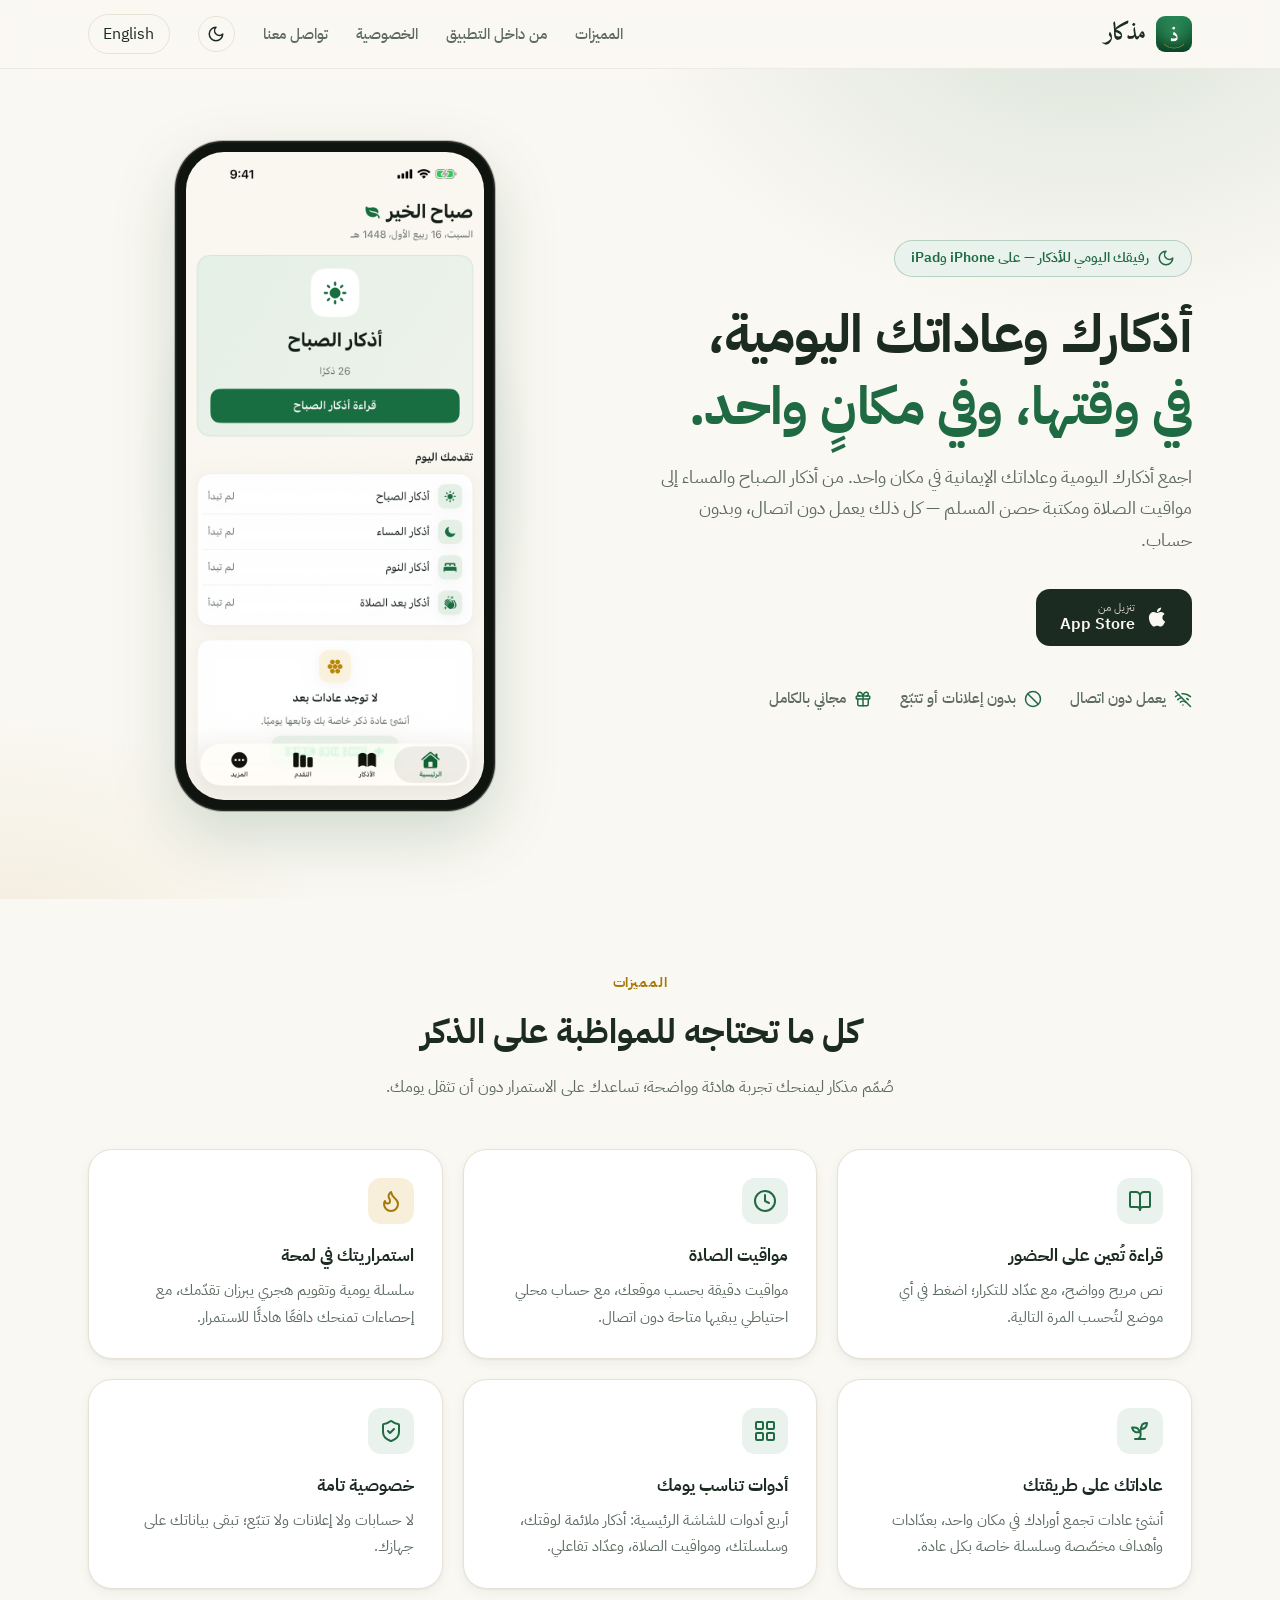
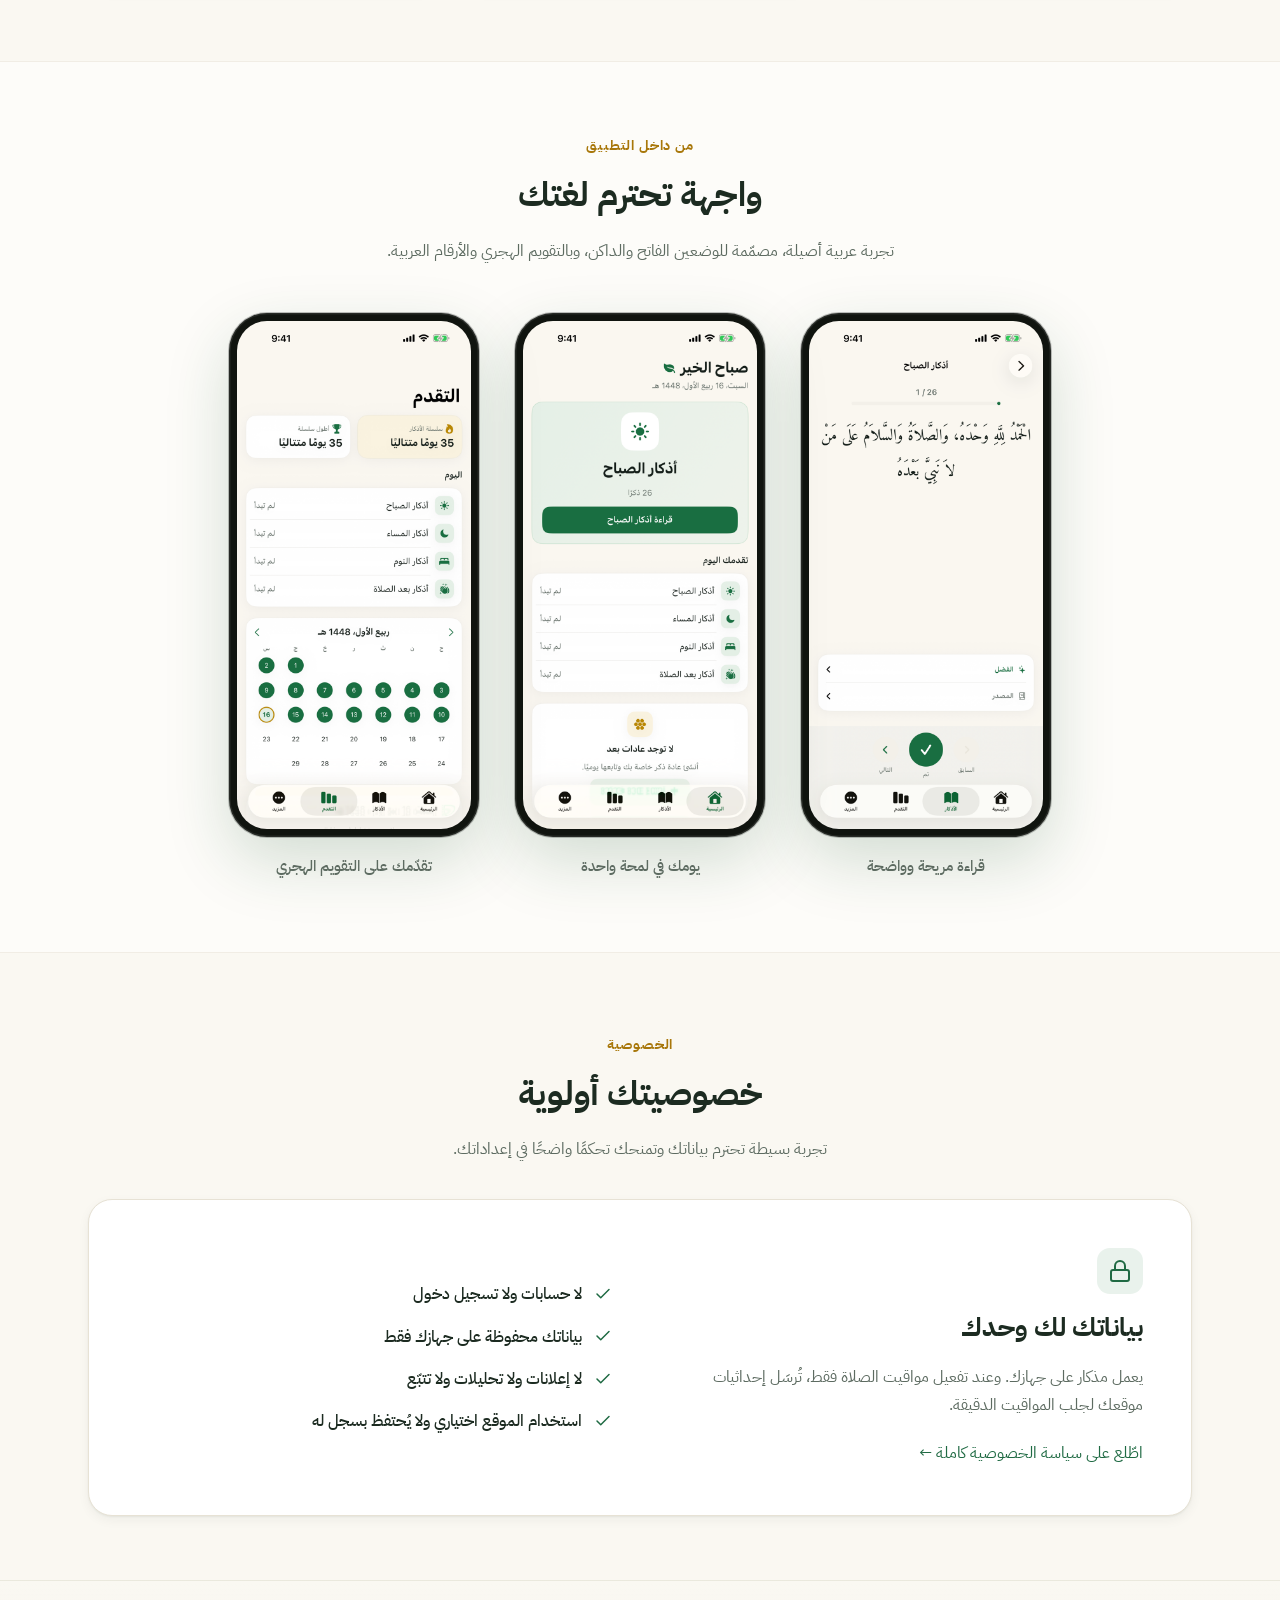
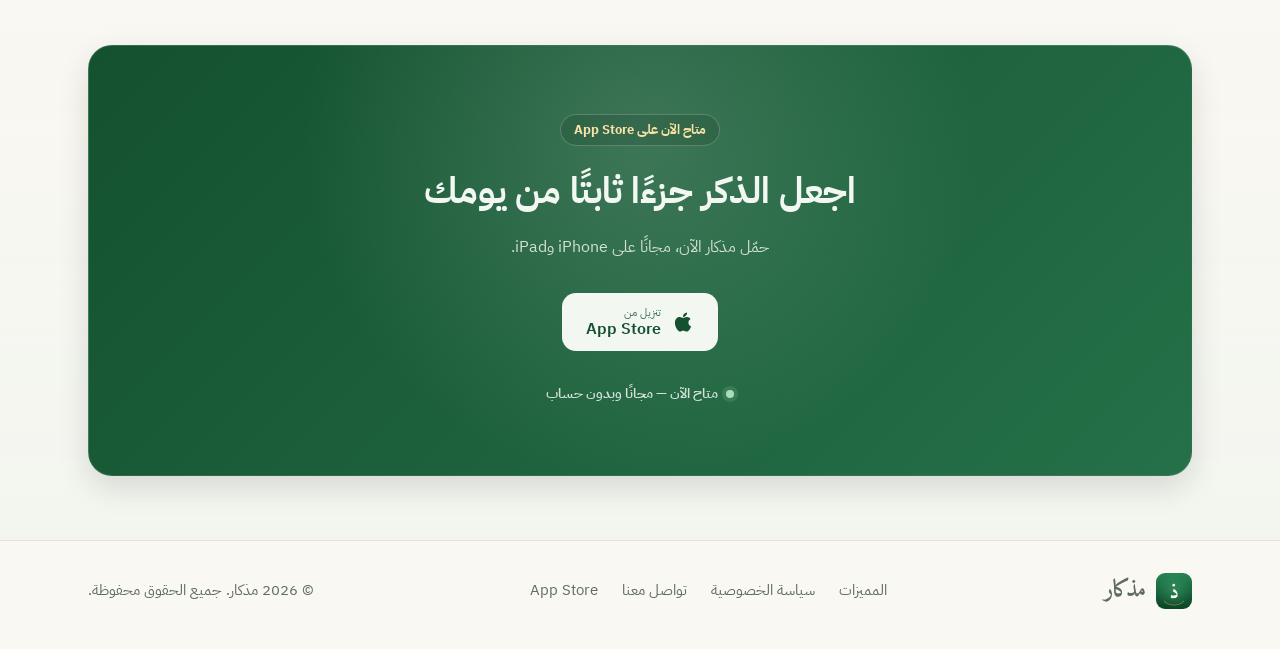
<file: index.html>
<!DOCTYPE html>
<html lang="ar" dir="rtl">
<head>
<meta charset="utf-8">
<meta name="viewport" content="width=device-width, initial-scale=1">
<title>مذكار — أذكارك وعاداتك اليومية</title>
<meta name="description" content="مذكار تطبيق للأذكار والعادات اليومية على iPhone وiPad: أذكار مختارة، ومكتبة حصن المسلم، ومواقيت الصلاة، وعادات تعينك على الاستمرار. يعمل دون اتصال وبدون حساب.">
<meta name="theme-color" content="#FAF8F2">
<meta property="og:title" content="مذكار — أذكارك وعاداتك اليومية">
<meta property="og:description" content="رفيقك اليومي لأذكارك وعاداتك الإيمانية — دون اتصال، وبدون حساب أو تتبّع.">
<meta property="og:image" content="https://mithkar.ibtihal.dev/assets/icon.png">
<meta property="og:locale" content="ar">
<meta property="og:type" content="website">
<link rel="canonical" href="https://mithkar.ibtihal.dev/">
<link rel="icon" href="assets/icon.png">
<link rel="preconnect" href="https://fonts.googleapis.com">
<link rel="preconnect" href="https://fonts.gstatic.com" crossorigin>
<link href="https://fonts.googleapis.com/css2?family=IBM+Plex+Sans+Arabic:wght@400;500;600;700&family=Amiri:wght@700&display=swap" rel="stylesheet">
<script>
(function(){try{var t=localStorage.getItem("mithkar-theme");if(t)document.documentElement.dataset.theme=t}catch(e){}})();
/* App screenshots follow the effective theme: with a manual override the
   dark <source> media is forced on ("all") or off ("not all"); without one it
   falls back to the OS preference. */
function applyShotTheme(){var t=document.documentElement.dataset.theme;document.querySelectorAll("picture source").forEach(function(s){s.media=t?(t==="dark"?"all":"not all"):"(prefers-color-scheme: dark)"})}
function toggleTheme(){var r=document.documentElement,d=r.dataset.theme?r.dataset.theme==="dark":matchMedia("(prefers-color-scheme: dark)").matches,n=d?"light":"dark";r.dataset.theme=n;try{localStorage.setItem("mithkar-theme",n)}catch(e){}applyShotTheme()}
document.addEventListener("DOMContentLoaded",applyShotTheme);
</script>
<link rel="stylesheet" href="styles.css?v=20260902.3">
<script defer src="nav.js?v=1"></script>
</head>
<body>

<a class="skip-link" href="#main-content">انتقل إلى المحتوى الرئيسي</a>

<header class="site-header has-drawer">
  <div class="wrap">
    <a class="brand" href="index.html" aria-label="مذكار — الرئيسية">
      <img src="assets/icon.png" alt="أيقونة مذكار">
      <span class="name">مذكار</span>
    </a>
    <div class="header-right">
      <nav class="nav" id="site-nav">
        <button class="nav-close" type="button" aria-label="إغلاق القائمة"><svg class="icon" aria-hidden="true" viewBox="0 0 24 24"><path d="M18 6 6 18"/><path d="m6 6 12 12"/></svg></button>
        <a href="#features" class="hide-mobile">المميزات</a>
        <a href="#screens" class="hide-mobile">من داخل التطبيق</a>
        <a href="privacy.html">الخصوصية</a>
        <a href="contact.html">تواصل معنا</a>
        <a href="en.html" class="lang-drawer">English</a>
      </nav>
      <div class="header-actions">
        <button class="theme-toggle" type="button" onclick="toggleTheme()" aria-label="تبديل المظهر" title="تبديل المظهر"><svg class="icon icon-sm icon-sun" aria-hidden="true" viewBox="0 0 24 24"><circle cx="12" cy="12" r="4"/><path d="M12 2v2"/><path d="M12 20v2"/><path d="m4.93 4.93 1.41 1.41"/><path d="m17.66 17.66 1.41 1.41"/><path d="M2 12h2"/><path d="M20 12h2"/><path d="m6.34 17.66-1.41 1.41"/><path d="m19.07 4.93-1.41 1.41"/></svg><svg class="icon icon-sm icon-moon" aria-hidden="true" viewBox="0 0 24 24"><path d="M12 3a6 6 0 0 0 9 9 9 9 0 1 1-9-9Z"/></svg></button>
        <a href="en.html" class="lang">English</a>
        <button class="nav-toggle" type="button" aria-label="القائمة" aria-expanded="false" aria-controls="site-nav"><svg class="icon" aria-hidden="true" viewBox="0 0 24 24"><path d="M4 6h16"/><path d="M4 12h16"/><path d="M4 18h16"/></svg></button>
      </div>
    </div>
  </div>
  <div class="nav-scrim" hidden></div>
</header>

<main id="main-content">
<section class="hero">
  <div class="wrap">
    <div>
      <span class="eyebrow-pill">
        <svg class="icon icon-sm" viewBox="0 0 24 24"><path d="M12 3a6 6 0 0 0 9 9 9 9 0 1 1-9-9Z"/></svg>
        رفيقك اليومي للأذكار — على iPhone وiPad
      </span>
      <h1>أذكارك وعاداتك اليومية،<br><span class="accent">في وقتها، وفي مكانٍ واحد.</span></h1>
      <p class="lede">اجمع أذكارك اليومية وعاداتك الإيمانية في مكان واحد. من أذكار الصباح والمساء إلى مواقيت الصلاة ومكتبة حصن المسلم — كل ذلك يعمل دون اتصال، وبدون حساب.</p>
      <div class="cta-row">
        <a class="btn-store" href="https://apps.apple.com/sa/app/mithkar-daily-adhkar/id6806499983" target="_blank" rel="noopener" aria-label="تنزيل مذكار من App Store">
          <svg viewBox="0 0 384 512" aria-hidden="true"><path d="M318.7 268.7c-.2-36.7 16.4-64.4 50-84.8-18.8-26.9-47.2-41.7-84.7-44.6-35.5-2.7-74.3 20.7-88.5 20.7-15 0-49.4-19.7-76.4-19.7C63.3 141.2 4 184.8 4 273.5q0 39.3 14.4 81.2c12.8 36.7 59 126.7 107.2 125.2 25.2-.6 43-17.9 75.8-17.9 31.8 0 48.3 17.9 76.4 17.9 48.6-.7 90.4-82.5 102.6-119.3-65.2-30.7-61.7-90-61.7-91.9zm-56.6-164.2c27.3-32.4 24.8-61.9 24-72.5-24.1 1.4-52 16.4-67.9 34.9-17.5 19.8-27.8 44.3-25.6 71.9 26.1 2 49.9-11.4 69.5-34.3z"/></svg>
          <span class="two-line"><small>تنزيل من</small>App Store</span>
        </a>
      </div>
      <div class="trust-row">
        <span><svg class="icon icon-sm" viewBox="0 0 24 24"><path d="M12 20h.01"/><path d="M8.5 16.429a5 5 0 0 1 7 0"/><path d="M5 12.859a10 10 0 0 1 5.17-2.69"/><path d="M19 12.859a10 10 0 0 0-2.007-1.523"/><path d="M2 8.82a15 15 0 0 1 4.177-2.643"/><path d="M22 8.82a15 15 0 0 0-11.288-3.764"/><path d="m2 2 20 20"/></svg> يعمل دون اتصال</span>
        <span><svg class="icon icon-sm" viewBox="0 0 24 24"><circle cx="12" cy="12" r="10"/><path d="m4.9 4.9 14.2 14.2"/></svg> بدون إعلانات أو تتبّع</span>
        <span><svg class="icon icon-sm" viewBox="0 0 24 24"><rect x="3" y="8" width="18" height="4" rx="1"/><path d="M12 8v13"/><path d="M19 12v7a2 2 0 0 1-2 2H7a2 2 0 0 1-2-2v-7"/><path d="M7.5 8a2.5 2.5 0 0 1 0-5A4.8 8 0 0 1 12 8a4.8 8 0 0 1 4.5-5 2.5 2.5 0 0 1 0 5"/></svg> مجاني بالكامل</span>
      </div>
    </div>
    <div class="hero-device">
      <div class="device"><picture><source media="(prefers-color-scheme: dark)" srcset="assets/01_home_ar_dark.png"><img src="assets/01_home_ar.png" alt="الشاشة الرئيسية لتطبيق مذكار" width="736" height="1600" decoding="async" fetchpriority="high"></picture></div>
    </div>
  </div>
</section>

<section class="section" id="features">
  <div class="wrap">
    <div class="section-head">
      <div class="eyebrow">المميزات</div>
      <h2>كل ما تحتاجه للمواظبة على الذكر</h2>
      <p>صُمّم مذكار ليمنحك تجربة هادئة وواضحة؛ تساعدك على الاستمرار دون أن تثقل يومك.</p>
    </div>
    <div class="features">
      <div class="card">
        <div class="icon-tile"><svg class="icon" viewBox="0 0 24 24"><path d="M12 7v14"/><path d="M3 18a1 1 0 0 1-1-1V4a1 1 0 0 1 1-1h5a4 4 0 0 1 4 4 4 4 0 0 1 4-4h5a1 1 0 0 1 1 1v13a1 1 0 0 1-1 1h-6a3 3 0 0 0-3 3 3 3 0 0 0-3-3z"/></svg></div>
        <h3>قراءة تُعين على الحضور</h3>
        <p>نص مريح وواضح، مع عدّاد للتكرار؛ اضغط في أي موضع لتُحسب المرة التالية.</p>
      </div>
      <div class="card">
        <div class="icon-tile"><svg class="icon" viewBox="0 0 24 24"><circle cx="12" cy="12" r="10"/><polyline points="12 6 12 12 16 14"/></svg></div>
        <h3>مواقيت الصلاة</h3>
        <p>مواقيت دقيقة بحسب موقعك، مع حساب محلي احتياطي يبقيها متاحة دون اتصال.</p>
      </div>
      <div class="card">
        <div class="icon-tile gold"><svg class="icon" viewBox="0 0 24 24"><path d="M8.5 14.5A2.5 2.5 0 0 0 11 12c0-1.38-.5-2-1-3-1.072-2.143-.224-4.054 2-6 .5 2.5 2 4.9 4 6.5 2 1.6 3 3.5 3 5.5a7 7 0 1 1-14 0c0-1.153.433-2.294 1-3a2.5 2.5 0 0 0 2.5 2.5z"/></svg></div>
        <h3>استمراريتك في لمحة</h3>
        <p>سلسلة يومية وتقويم هجري يبرزان تقدّمك، مع إحصاءات تمنحك دافعًا هادئًا للاستمرار.</p>
      </div>
      <div class="card">
        <div class="icon-tile"><svg class="icon" viewBox="0 0 24 24"><path d="M7 20h10"/><path d="M10 20c5.5-2.5.8-6.4 3-10"/><path d="M9.5 9.4c1.1.8 1.8 2.2 2.3 3.7-2 .4-3.5.4-4.8-.3-1.2-.6-2.3-1.9-3-4.2 2.8-.5 4.4 0 5.5.8z"/><path d="M14.1 6a7 7 0 0 0-1.1 4c1.9-.1 3.3-.6 4.3-1.4 1-1 1.6-2.3 1.7-4.6-3.1.2-4.5 1-4.9 2z"/></svg></div>
        <h3>عاداتك على طريقتك</h3>
        <p>أنشئ عادات تجمع أورادك في مكان واحد، بعدّادات وأهداف مخصّصة وسلسلة خاصة بكل عادة.</p>
      </div>
      <div class="card">
        <div class="icon-tile"><svg class="icon" viewBox="0 0 24 24"><rect width="7" height="7" x="3" y="3" rx="1"/><rect width="7" height="7" x="14" y="3" rx="1"/><rect width="7" height="7" x="14" y="14" rx="1"/><rect width="7" height="7" x="3" y="14" rx="1"/></svg></div>
        <h3>أدوات تناسب يومك</h3>
        <p>أربع أدوات للشاشة الرئيسية: أذكار ملائمة لوقتك، وسلسلتك، ومواقيت الصلاة، وعدّاد تفاعلي.</p>
      </div>
      <div class="card">
        <div class="icon-tile"><svg class="icon" viewBox="0 0 24 24"><path d="M20 13c0 5-3.5 7.5-7.66 8.95a1 1 0 0 1-.67-.01C7.5 20.5 4 18 4 13V6a1 1 0 0 1 1-1c2 0 4.5-1.2 6.24-2.72a1 1 0 0 1 1.52 0C14.51 3.81 17 5 19 5a1 1 0 0 1 1 1z"/><path d="m9 12 2 2 4-4"/></svg></div>
        <h3>خصوصية تامة</h3>
        <p>لا حسابات ولا إعلانات ولا تتبّع؛ تبقى بياناتك على جهازك.</p>
      </div>
    </div>
  </div>
</section>

<section class="section tinted" id="screens">
  <div class="wrap">
    <div class="section-head">
      <div class="eyebrow">من داخل التطبيق</div>
      <h2>واجهة تحترم لغتك</h2>
      <p>تجربة عربية أصيلة، مصمّمة للوضعين الفاتح والداكن، وبالتقويم الهجري والأرقام العربية.</p>
    </div>
    <div class="screens">
      <figure class="screen">
        <div class="device"><picture><source media="(prefers-color-scheme: dark)" srcset="assets/05_reading_ar_dark.png"><img src="assets/05_reading_ar.png" alt="صفحة قراءة الأذكار" width="736" height="1600" loading="lazy"></picture></div>
        <figcaption>قراءة مريحة وواضحة</figcaption>
      </figure>
      <figure class="screen">
        <div class="device"><picture><source media="(prefers-color-scheme: dark)" srcset="assets/01_home_ar_dark.png"><img src="assets/01_home_ar.png" alt="الشاشة الرئيسية" width="736" height="1600" loading="lazy"></picture></div>
        <figcaption>يومك في لمحة واحدة</figcaption>
      </figure>
      <figure class="screen">
        <div class="device"><picture><source media="(prefers-color-scheme: dark)" srcset="assets/02_progress_ar_dark.png"><img src="assets/02_progress_ar.png" alt="شاشة التقدم والتقويم الهجري" width="736" height="1600" loading="lazy"></picture></div>
        <figcaption>تقدّمك على التقويم الهجري</figcaption>
      </figure>
    </div>
  </div>
</section>

<section class="section privacy-section" id="privacy">
  <div class="wrap">
    <div class="section-head section-head-compact">
      <div class="eyebrow">الخصوصية</div>
      <h2>خصوصيتك أولوية</h2>
      <p>تجربة بسيطة تحترم بياناتك وتمنحك تحكمًا واضحًا في إعداداتك.</p>
    </div>
    <div class="privacy-grid">
      <div>
        <div class="badge-lock"><svg class="icon" viewBox="0 0 24 24"><rect width="18" height="11" x="3" y="11" rx="2" ry="2"/><path d="M7 11V7a5 5 0 0 1 10 0v4"/></svg></div>
        <h2>بياناتك لك وحدك</h2>
        <p>يعمل مذكار على جهازك. وعند تفعيل مواقيت الصلاة فقط، تُرسَل إحداثيات موقعك لجلب المواقيت الدقيقة.</p>
        <a href="privacy.html">اطّلع على سياسة الخصوصية كاملة ←</a>
      </div>
      <ul class="check-list">
        <li><svg class="icon icon-sm" viewBox="0 0 24 24"><path d="M20 6 9 17l-5-5"/></svg> لا حسابات ولا تسجيل دخول</li>
        <li><svg class="icon icon-sm" viewBox="0 0 24 24"><path d="M20 6 9 17l-5-5"/></svg> بياناتك محفوظة على جهازك فقط</li>
        <li><svg class="icon icon-sm" viewBox="0 0 24 24"><path d="M20 6 9 17l-5-5"/></svg> لا إعلانات ولا تحليلات ولا تتبّع</li>
        <li><svg class="icon icon-sm" viewBox="0 0 24 24"><path d="M20 6 9 17l-5-5"/></svg> استخدام الموقع اختياري ولا يُحتفظ بسجل له</li>
      </ul>
    </div>
  </div>
</section>

<section class="final-cta-section" aria-labelledby="cta-title">
  <div class="wrap">
    <div class="cta-band">
      <span class="cta-kicker">متاح الآن على App Store</span>
      <h2 id="cta-title">اجعل الذكر جزءًا ثابتًا من يومك</h2>
      <p>حمّل مذكار الآن، مجانًا على iPhone وiPad.</p>
      <a class="btn-store btn-store-invert" href="https://apps.apple.com/sa/app/mithkar-daily-adhkar/id6806499983" target="_blank" rel="noopener" aria-label="تنزيل مذكار من App Store">
        <svg viewBox="0 0 384 512" aria-hidden="true"><path d="M318.7 268.7c-.2-36.7 16.4-64.4 50-84.8-18.8-26.9-47.2-41.7-84.7-44.6-35.5-2.7-74.3 20.7-88.5 20.7-15 0-49.4-19.7-76.4-19.7C63.3 141.2 4 184.8 4 273.5q0 39.3 14.4 81.2c12.8 36.7 59 126.7 107.2 125.2 25.2-.6 43-17.9 75.8-17.9 31.8 0 48.3 17.9 76.4 17.9 48.6-.7 90.4-82.5 102.6-119.3-65.2-30.7-61.7-90-61.7-91.9zm-56.6-164.2c27.3-32.4 24.8-61.9 24-72.5-24.1 1.4-52 16.4-67.9 34.9-17.5 19.8-27.8 44.3-25.6 71.9 26.1 2 49.9-11.4 69.5-34.3z"/></svg>
        <span class="two-line"><small>تنزيل من</small>App Store</span>
      </a>
      <div class="cta-availability"><span aria-hidden="true"></span> متاح الآن — مجانًا وبدون حساب</div>
    </div>
  </div>
</section>
</main>

<footer class="site-footer">
  <div class="wrap">
    <a class="brand" href="index.html" aria-label="مذكار — الرئيسية">
      <img src="assets/icon.png" alt="">
      <span class="name">مذكار</span>
    </a>
    <nav>
      <a href="#features">المميزات</a>
      <a href="privacy.html">سياسة الخصوصية</a>
      <a href="contact.html">تواصل معنا</a>
      <a href="https://apps.apple.com/sa/app/mithkar-daily-adhkar/id6806499983" target="_blank" rel="noopener">App Store</a>
    </nav>
    <span>© 2026 مذكار. جميع الحقوق محفوظة.</span>
  </div>
</footer>

</body>
</html>
</file>
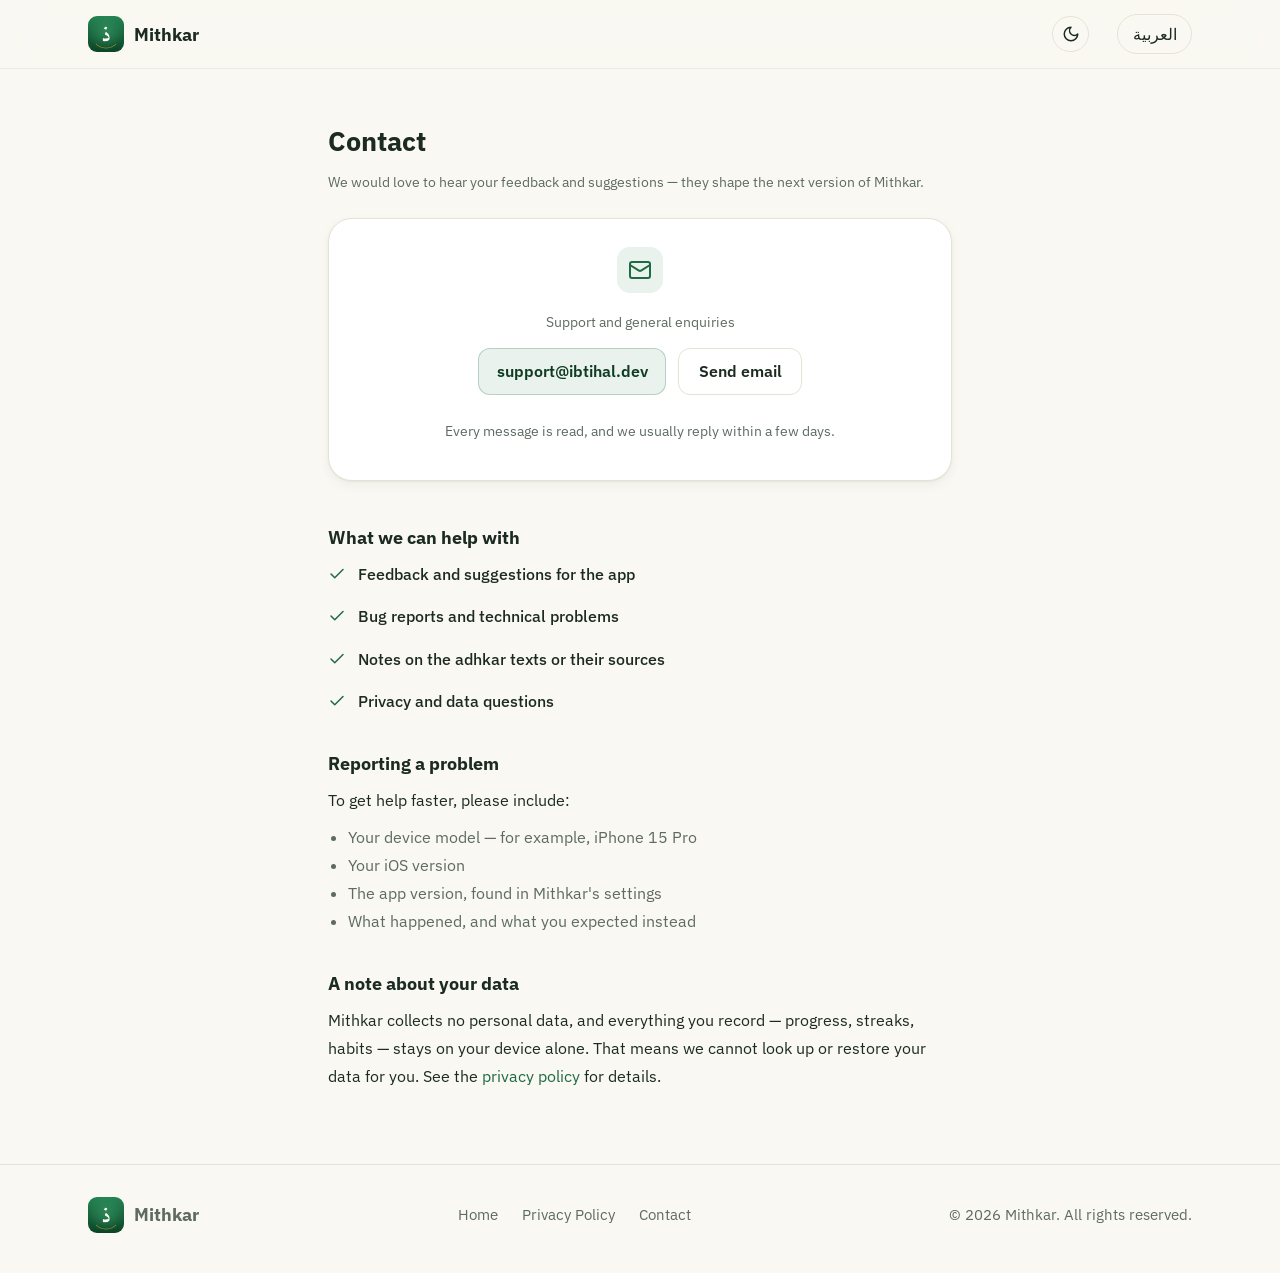
<file: contact-en.html>
<!DOCTYPE html>
<html lang="en" dir="ltr">
<head>
<meta charset="utf-8">
<meta name="viewport" content="width=device-width, initial-scale=1">
<title>Contact — Mithkar</title>
<meta name="description" content="Contact the Mithkar team: feedback, suggestions, bug reports, and privacy questions.">
<meta name="theme-color" content="#FAF8F2">
<meta property="og:title" content="Contact — Mithkar">
<meta property="og:description" content="Your feedback shapes the next version of Mithkar.">
<meta property="og:image" content="https://mithkar.ibtihal.dev/assets/icon.png">
<meta property="og:locale" content="en">
<meta property="og:type" content="website">
<link rel="canonical" href="https://mithkar.ibtihal.dev/contact-en.html">
<link rel="icon" href="assets/icon.png">
<link rel="preconnect" href="https://fonts.googleapis.com">
<link rel="preconnect" href="https://fonts.gstatic.com" crossorigin>
<link href="https://fonts.googleapis.com/css2?family=IBM+Plex+Sans:wght@400;500;600;700&display=swap" rel="stylesheet">
<script>
(function(){try{var t=localStorage.getItem("mithkar-theme");if(t)document.documentElement.dataset.theme=t}catch(e){}})();
function toggleTheme(){var r=document.documentElement,d=r.dataset.theme?r.dataset.theme==="dark":matchMedia("(prefers-color-scheme: dark)").matches,n=d?"light":"dark";r.dataset.theme=n;try{localStorage.setItem("mithkar-theme",n)}catch(e){}}
</script>
<link rel="stylesheet" href="styles.css?v=20260902.3">
</head>
<body>

<a class="skip-link" href="#main-content">Skip to main content</a>

<header class="site-header">
  <div class="wrap">
    <a class="brand" href="en.html" aria-label="Mithkar — home">
      <img src="assets/icon.png" alt="Mithkar app icon">
      <span class="name-latin">Mithkar</span>
    </a>
    <div class="header-right">
      <div class="header-actions">
        <button class="theme-toggle" type="button" onclick="toggleTheme()" aria-label="Toggle theme" title="Toggle theme"><svg class="icon icon-sm icon-sun" aria-hidden="true" viewBox="0 0 24 24"><circle cx="12" cy="12" r="4"/><path d="M12 2v2"/><path d="M12 20v2"/><path d="m4.93 4.93 1.41 1.41"/><path d="m17.66 17.66 1.41 1.41"/><path d="M2 12h2"/><path d="M20 12h2"/><path d="m6.34 17.66-1.41 1.41"/><path d="m19.07 4.93-1.41 1.41"/></svg><svg class="icon icon-sm icon-moon" aria-hidden="true" viewBox="0 0 24 24"><path d="M12 3a6 6 0 0 0 9 9 9 9 0 1 1-9-9Z"/></svg></button>
        <a href="contact.html" class="lang">العربية</a>
      </div>
    </div>
  </div>
</header>

<main id="main-content" class="prose wrap">

  <h1>Contact</h1>
  <p class="muted">We would love to hear your feedback and suggestions — they shape the next version of Mithkar.</p>

  <div class="card contact-card">
    <div class="icon-tile">
      <svg class="icon" aria-hidden="true" viewBox="0 0 24 24"><rect x="2" y="4" width="20" height="16" rx="2"/><path d="m22 7-8.97 5.7a1.94 1.94 0 0 1-2.06 0L2 7"/></svg>
    </div>
    <p class="muted">Support and general enquiries</p>
    <div class="contact-email">
      <span dir="ltr">support@ibtihal.dev</span>
      <a class="btn-mail" href="mailto:support@ibtihal.dev">Send email</a>
    </div>
    <p class="muted">Every message is read, and we usually reply within a few days.</p>
  </div>

  <h2>What we can help with</h2>
  <ul class="check-list">
    <li><svg class="icon icon-sm" aria-hidden="true" viewBox="0 0 24 24"><path d="M20 6 9 17l-5-5"/></svg> Feedback and suggestions for the app</li>
    <li><svg class="icon icon-sm" aria-hidden="true" viewBox="0 0 24 24"><path d="M20 6 9 17l-5-5"/></svg> Bug reports and technical problems</li>
    <li><svg class="icon icon-sm" aria-hidden="true" viewBox="0 0 24 24"><path d="M20 6 9 17l-5-5"/></svg> Notes on the adhkar texts or their sources</li>
    <li><svg class="icon icon-sm" aria-hidden="true" viewBox="0 0 24 24"><path d="M20 6 9 17l-5-5"/></svg> Privacy and data questions</li>
  </ul>

  <h2>Reporting a problem</h2>
  <p>To get help faster, please include:</p>
  <ul class="plain-list">
    <li>Your device model — for example, iPhone 15 Pro</li>
    <li>Your iOS version</li>
    <li>The app version, found in Mithkar's settings</li>
    <li>What happened, and what you expected instead</li>
  </ul>

  <h2>A note about your data</h2>
  <p>Mithkar collects no personal data, and everything you record — progress, streaks, habits — stays on your device alone. That means we cannot look up or restore your data for you. See the <a href="privacy-en.html">privacy policy</a> for details.</p>

</main>

<footer class="site-footer">
  <div class="wrap">
    <a class="brand" href="en.html" aria-label="Mithkar — home">
      <img src="assets/icon.png" alt="">
      <span class="name-latin">Mithkar</span>
    </a>
    <nav aria-label="Footer navigation">
      <a href="en.html">Home</a>
      <a href="privacy-en.html">Privacy Policy</a>
      <a href="contact-en.html">Contact</a>
    </nav>
    <span>© 2026 Mithkar. All rights reserved.</span>
  </div>
</footer>

</body>
</html>
</file>
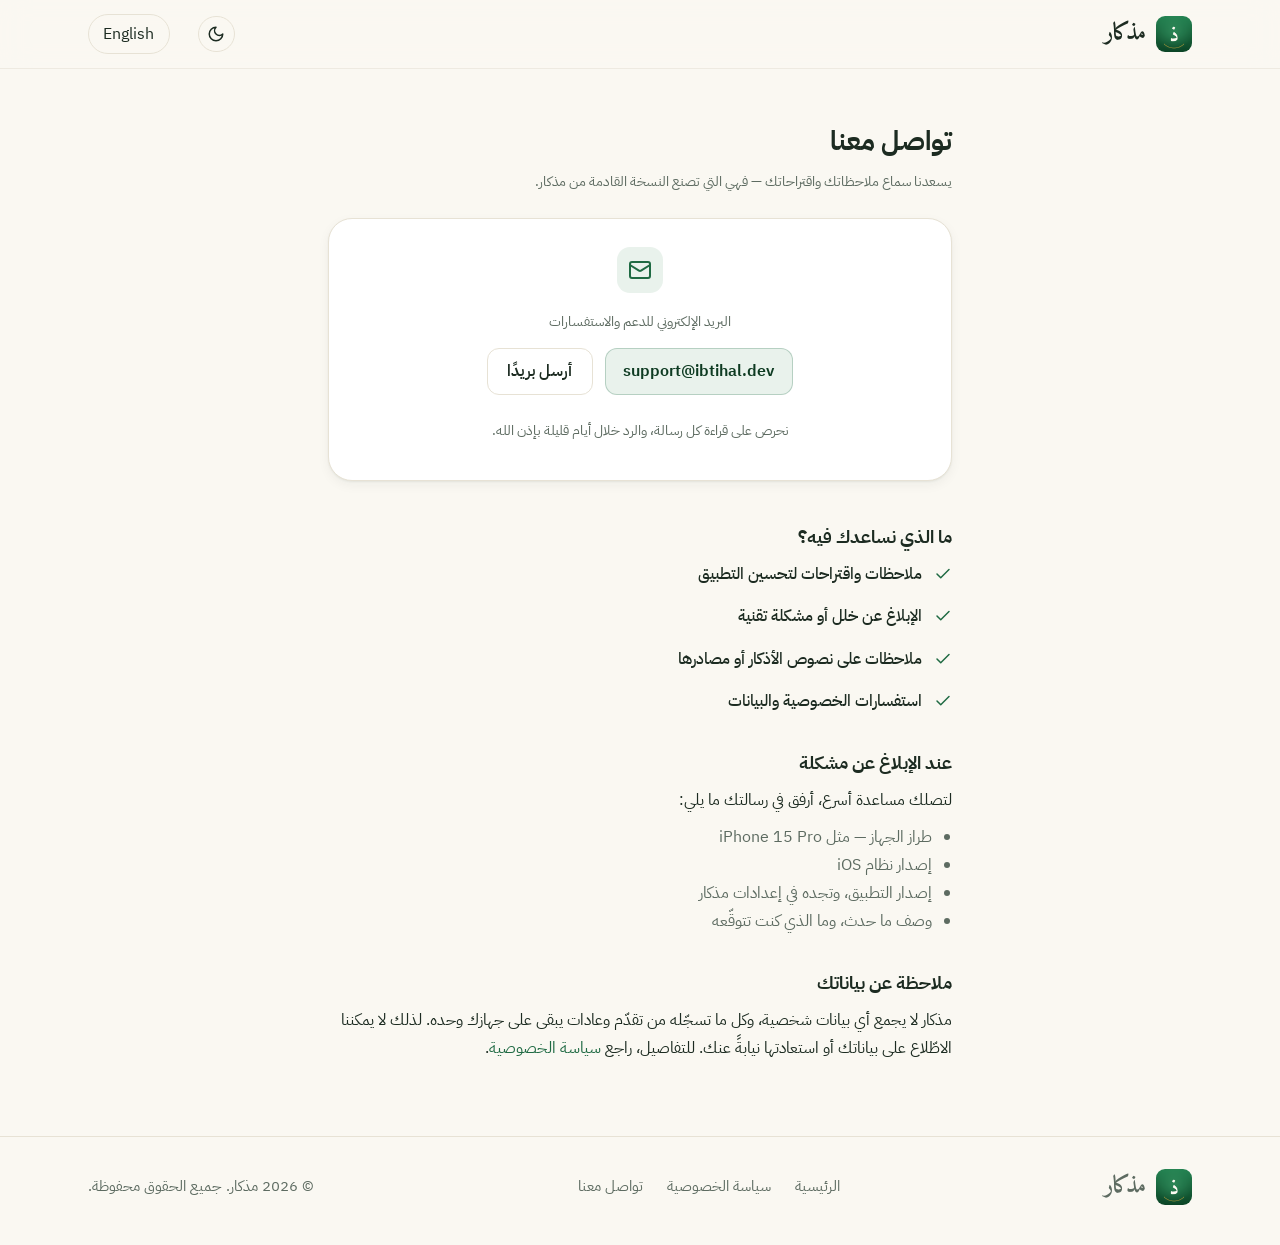
<file: contact.html>
<!DOCTYPE html>
<html lang="ar" dir="rtl">
<head>
<meta charset="utf-8">
<meta name="viewport" content="width=device-width, initial-scale=1">
<title>تواصل معنا — مذكار</title>
<meta name="description" content="تواصل مع فريق مذكار: ملاحظات، واقتراحات، والإبلاغ عن المشكلات، واستفسارات الخصوصية.">
<meta name="theme-color" content="#FAF8F2">
<meta property="og:title" content="تواصل معنا — مذكار">
<meta property="og:description" content="ملاحظاتك واقتراحاتك تصنع النسخة القادمة من مذكار.">
<meta property="og:image" content="https://mithkar.ibtihal.dev/assets/icon.png">
<meta property="og:locale" content="ar">
<meta property="og:type" content="website">
<link rel="canonical" href="https://mithkar.ibtihal.dev/contact.html">
<link rel="icon" href="assets/icon.png">
<link rel="preconnect" href="https://fonts.googleapis.com">
<link rel="preconnect" href="https://fonts.gstatic.com" crossorigin>
<link href="https://fonts.googleapis.com/css2?family=IBM+Plex+Sans+Arabic:wght@400;500;600;700&family=Amiri:wght@700&display=swap" rel="stylesheet">
<script>
(function(){try{var t=localStorage.getItem("mithkar-theme");if(t)document.documentElement.dataset.theme=t}catch(e){}})();
function toggleTheme(){var r=document.documentElement,d=r.dataset.theme?r.dataset.theme==="dark":matchMedia("(prefers-color-scheme: dark)").matches,n=d?"light":"dark";r.dataset.theme=n;try{localStorage.setItem("mithkar-theme",n)}catch(e){}}
</script>
<link rel="stylesheet" href="styles.css?v=20260902.3">
</head>
<body>

<a class="skip-link" href="#main-content">انتقل إلى المحتوى الرئيسي</a>

<header class="site-header">
  <div class="wrap">
    <a class="brand" href="index.html" aria-label="مذكار — الرئيسية">
      <img src="assets/icon.png" alt="أيقونة مذكار">
      <span class="name">مذكار</span>
    </a>
    <div class="header-right">
      <div class="header-actions">
        <button class="theme-toggle" type="button" onclick="toggleTheme()" aria-label="تبديل المظهر" title="تبديل المظهر"><svg class="icon icon-sm icon-sun" aria-hidden="true" viewBox="0 0 24 24"><circle cx="12" cy="12" r="4"/><path d="M12 2v2"/><path d="M12 20v2"/><path d="m4.93 4.93 1.41 1.41"/><path d="m17.66 17.66 1.41 1.41"/><path d="M2 12h2"/><path d="M20 12h2"/><path d="m6.34 17.66-1.41 1.41"/><path d="m19.07 4.93-1.41 1.41"/></svg><svg class="icon icon-sm icon-moon" aria-hidden="true" viewBox="0 0 24 24"><path d="M12 3a6 6 0 0 0 9 9 9 9 0 1 1-9-9Z"/></svg></button>
        <a href="contact-en.html" class="lang">English</a>
      </div>
    </div>
  </div>
</header>

<main id="main-content" class="prose wrap">

  <h1>تواصل معنا</h1>
  <p class="muted">يسعدنا سماع ملاحظاتك واقتراحاتك — فهي التي تصنع النسخة القادمة من مذكار.</p>

  <div class="card contact-card">
    <div class="icon-tile">
      <svg class="icon" aria-hidden="true" viewBox="0 0 24 24"><rect x="2" y="4" width="20" height="16" rx="2"/><path d="m22 7-8.97 5.7a1.94 1.94 0 0 1-2.06 0L2 7"/></svg>
    </div>
    <p class="muted">البريد الإلكتروني للدعم والاستفسارات</p>
    <div class="contact-email">
      <span dir="ltr">support@ibtihal.dev</span>
      <a class="btn-mail" href="mailto:support@ibtihal.dev">أرسل بريدًا</a>
    </div>
    <p class="muted">نحرص على قراءة كل رسالة، والرد خلال أيام قليلة بإذن الله.</p>
  </div>

  <h2>ما الذي نساعدك فيه؟</h2>
  <ul class="check-list">
    <li><svg class="icon icon-sm" aria-hidden="true" viewBox="0 0 24 24"><path d="M20 6 9 17l-5-5"/></svg> ملاحظات واقتراحات لتحسين التطبيق</li>
    <li><svg class="icon icon-sm" aria-hidden="true" viewBox="0 0 24 24"><path d="M20 6 9 17l-5-5"/></svg> الإبلاغ عن خلل أو مشكلة تقنية</li>
    <li><svg class="icon icon-sm" aria-hidden="true" viewBox="0 0 24 24"><path d="M20 6 9 17l-5-5"/></svg> ملاحظات على نصوص الأذكار أو مصادرها</li>
    <li><svg class="icon icon-sm" aria-hidden="true" viewBox="0 0 24 24"><path d="M20 6 9 17l-5-5"/></svg> استفسارات الخصوصية والبيانات</li>
  </ul>

  <h2>عند الإبلاغ عن مشكلة</h2>
  <p>لتصلك مساعدة أسرع، أرفق في رسالتك ما يلي:</p>
  <ul class="plain-list">
    <li>طراز الجهاز — مثل iPhone 15 Pro</li>
    <li>إصدار نظام iOS</li>
    <li>إصدار التطبيق، وتجده في إعدادات مذكار</li>
    <li>وصف ما حدث، وما الذي كنت تتوقّعه</li>
  </ul>

  <h2>ملاحظة عن بياناتك</h2>
  <p>مذكار لا يجمع أي بيانات شخصية، وكل ما تسجّله من تقدّم وعادات يبقى على جهازك وحده. لذلك لا يمكننا الاطّلاع على بياناتك أو استعادتها نيابةً عنك. للتفاصيل، راجع <a href="privacy.html">سياسة الخصوصية</a>.</p>

</main>

<footer class="site-footer">
  <div class="wrap">
    <a class="brand" href="index.html" aria-label="مذكار — الرئيسية">
      <img src="assets/icon.png" alt="">
      <span class="name">مذكار</span>
    </a>
    <nav>
      <a href="index.html">الرئيسية</a>
      <a href="privacy.html">سياسة الخصوصية</a>
      <a href="contact.html">تواصل معنا</a>
    </nav>
    <span>© 2026 مذكار. جميع الحقوق محفوظة.</span>
  </div>
</footer>

</body>
</html>
</file>
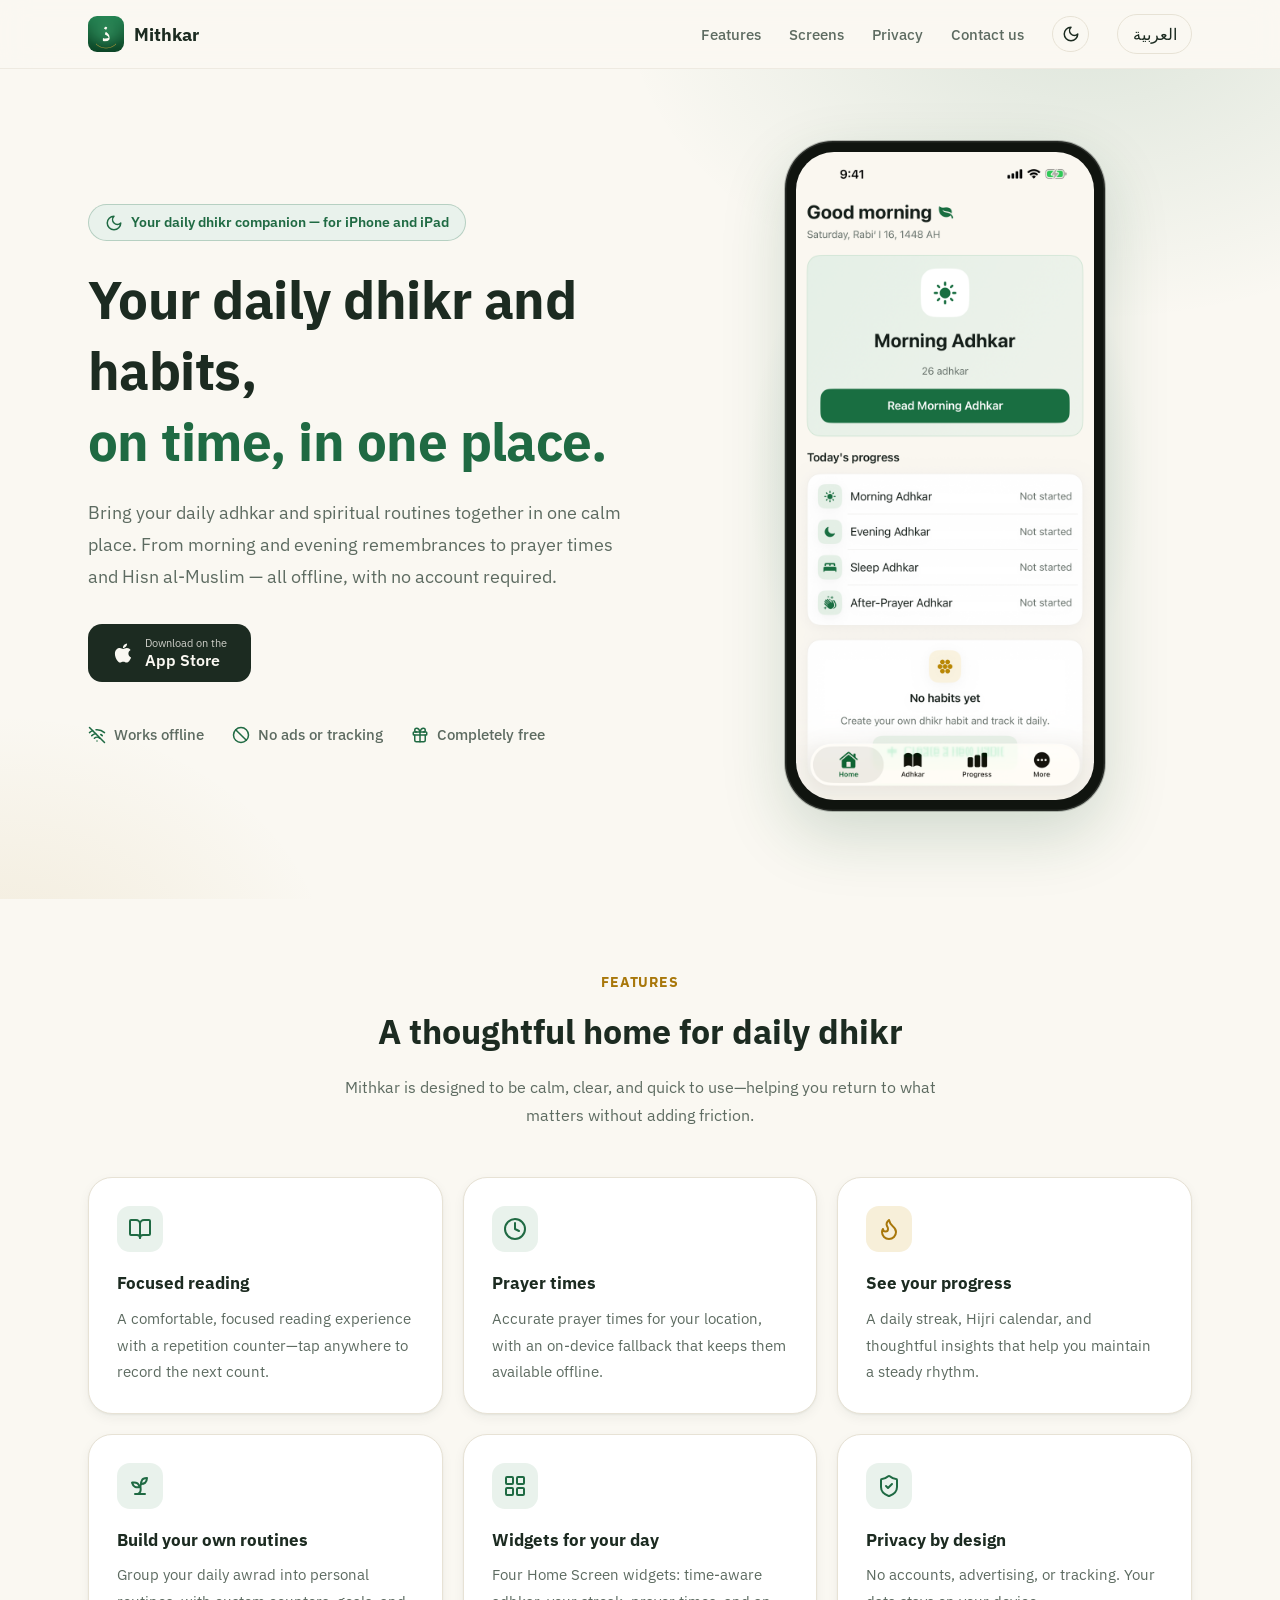
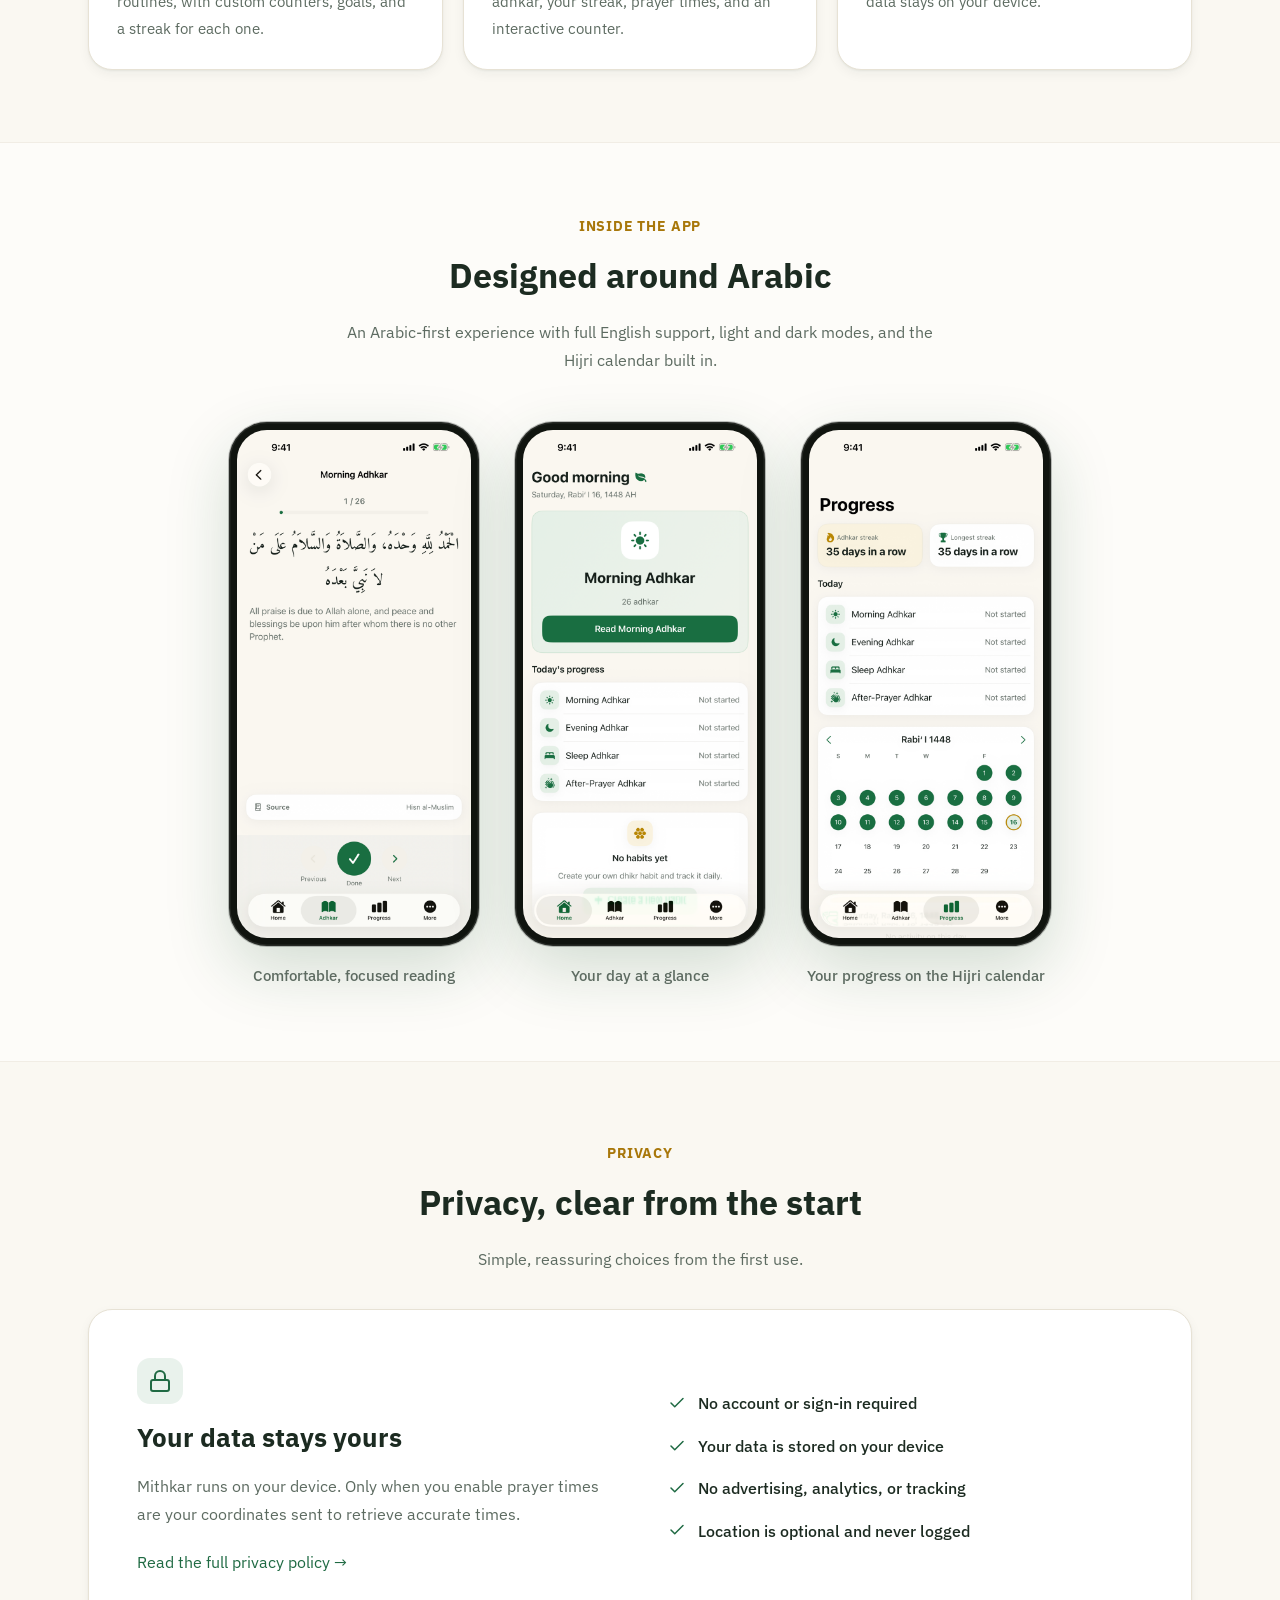
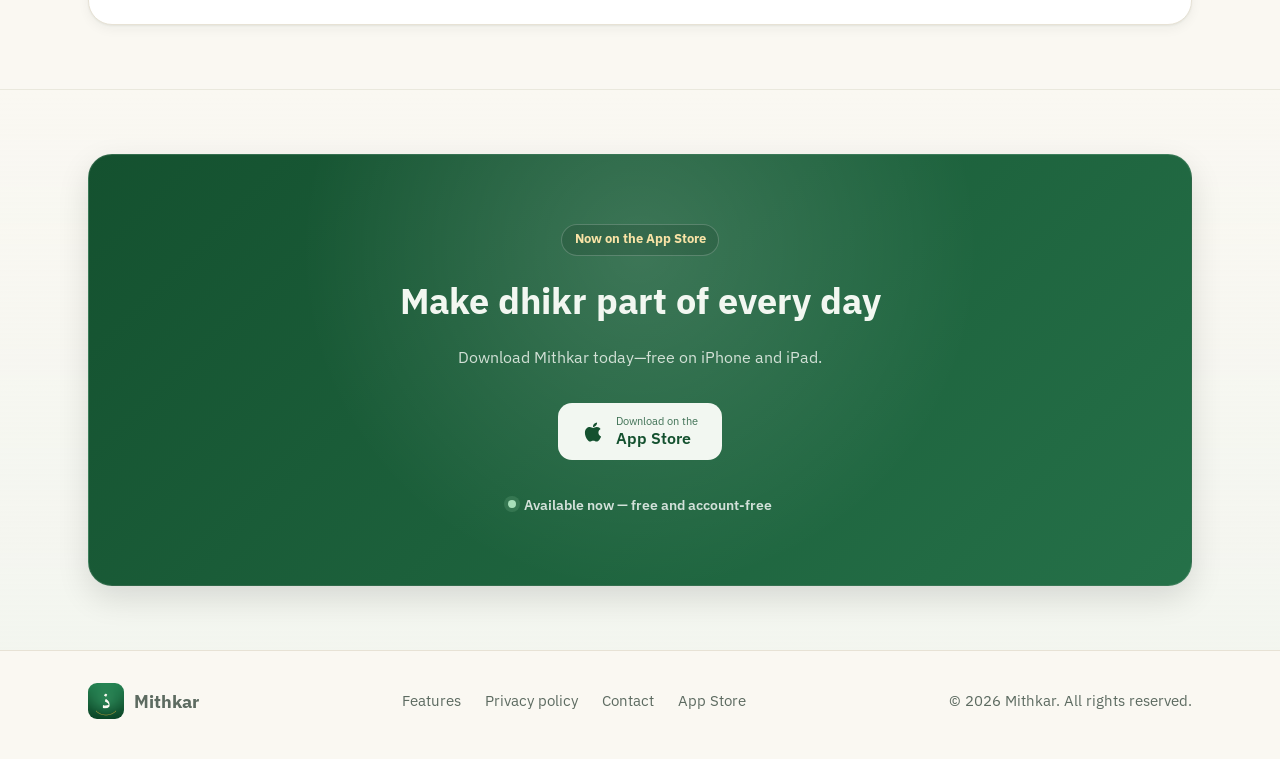
<file: en.html>
<!DOCTYPE html>
<html lang="en" dir="ltr">
<head>
<meta charset="utf-8">
<meta name="viewport" content="width=device-width, initial-scale=1">
<title>Mithkar — Your daily adhkar &amp; habits</title>
<meta name="description" content="Mithkar is a daily adhkar and spiritual habits app for iPhone and iPad, with curated remembrances, Hisn al-Muslim, prayer times, and routines that help you stay consistent. Offline-first and account-free.">
<meta name="theme-color" content="#FAF8F2">
<meta property="og:title" content="Mithkar — Your daily adhkar &amp; habits">
<meta property="og:description" content="A calm home for your daily adhkar and spiritual routines — offline, private, and account-free.">
<meta property="og:image" content="https://mithkar.ibtihal.dev/assets/icon.png">
<meta property="og:locale" content="en">
<meta property="og:type" content="website">
<link rel="canonical" href="https://mithkar.ibtihal.dev/en.html">
<link rel="icon" href="assets/icon.png">
<link rel="preconnect" href="https://fonts.googleapis.com">
<link rel="preconnect" href="https://fonts.gstatic.com" crossorigin>
<link href="https://fonts.googleapis.com/css2?family=IBM+Plex+Sans:wght@400;500;600;700&family=Amiri:wght@700&display=swap" rel="stylesheet">
<script>
(function(){try{var t=localStorage.getItem("mithkar-theme");if(t)document.documentElement.dataset.theme=t}catch(e){}})();
/* App screenshots follow the effective theme: with a manual override the
   dark <source> media is forced on ("all") or off ("not all"); without one it
   falls back to the OS preference. */
function applyShotTheme(){var t=document.documentElement.dataset.theme;document.querySelectorAll("picture source").forEach(function(s){s.media=t?(t==="dark"?"all":"not all"):"(prefers-color-scheme: dark)"})}
function toggleTheme(){var r=document.documentElement,d=r.dataset.theme?r.dataset.theme==="dark":matchMedia("(prefers-color-scheme: dark)").matches,n=d?"light":"dark";r.dataset.theme=n;try{localStorage.setItem("mithkar-theme",n)}catch(e){}applyShotTheme()}
document.addEventListener("DOMContentLoaded",applyShotTheme);
</script>
<link rel="stylesheet" href="styles.css?v=20260902.3">
<script defer src="nav.js?v=1"></script>
</head>
<body>

<a class="skip-link" href="#main-content">Skip to main content</a>

<header class="site-header has-drawer">
  <div class="wrap">
    <a class="brand" href="en.html" aria-label="Mithkar — home">
      <img src="assets/icon.png" alt="Mithkar app icon">
      <span class="name-latin">Mithkar</span>
    </a>
    <div class="header-right">
      <nav class="nav" id="site-nav">
        <button class="nav-close" type="button" aria-label="Close menu"><svg class="icon" aria-hidden="true" viewBox="0 0 24 24"><path d="M18 6 6 18"/><path d="m6 6 12 12"/></svg></button>
        <a href="#features" class="hide-mobile">Features</a>
        <a href="#screens" class="hide-mobile">Screens</a>
        <a href="privacy-en.html">Privacy</a>
        <a href="contact-en.html">Contact us</a>
        <a href="index.html" class="lang-drawer">العربية</a>
      </nav>
      <div class="header-actions">
        <button class="theme-toggle" type="button" onclick="toggleTheme()" aria-label="Toggle theme" title="Toggle theme"><svg class="icon icon-sm icon-sun" aria-hidden="true" viewBox="0 0 24 24"><circle cx="12" cy="12" r="4"/><path d="M12 2v2"/><path d="M12 20v2"/><path d="m4.93 4.93 1.41 1.41"/><path d="m17.66 17.66 1.41 1.41"/><path d="M2 12h2"/><path d="M20 12h2"/><path d="m6.34 17.66-1.41 1.41"/><path d="m19.07 4.93-1.41 1.41"/></svg><svg class="icon icon-sm icon-moon" aria-hidden="true" viewBox="0 0 24 24"><path d="M12 3a6 6 0 0 0 9 9 9 9 0 1 1-9-9Z"/></svg></button>
        <a href="index.html" class="lang">العربية</a>
        <button class="nav-toggle" type="button" aria-label="Menu" aria-expanded="false" aria-controls="site-nav"><svg class="icon" aria-hidden="true" viewBox="0 0 24 24"><path d="M4 6h16"/><path d="M4 12h16"/><path d="M4 18h16"/></svg></button>
      </div>
    </div>
  </div>
  <div class="nav-scrim" hidden></div>
</header>

<main id="main-content">
<section class="hero">
  <div class="wrap">
    <div>
      <span class="eyebrow-pill">
        <svg class="icon icon-sm" viewBox="0 0 24 24"><path d="M12 3a6 6 0 0 0 9 9 9 9 0 1 1-9-9Z"/></svg>
        Your daily dhikr companion — for iPhone and iPad
      </span>
      <h1>Your daily dhikr and habits,<br><span class="accent">on time, in one place.</span></h1>
      <p class="lede">Bring your daily adhkar and spiritual routines together in one calm place. From morning and evening remembrances to prayer times and Hisn al-Muslim — all offline, with no account required.</p>
      <div class="cta-row">
        <a class="btn-store" href="https://apps.apple.com/sa/app/mithkar-daily-adhkar/id6806499983" target="_blank" rel="noopener" aria-label="Download Mithkar on the App Store">
          <svg viewBox="0 0 384 512" aria-hidden="true"><path d="M318.7 268.7c-.2-36.7 16.4-64.4 50-84.8-18.8-26.9-47.2-41.7-84.7-44.6-35.5-2.7-74.3 20.7-88.5 20.7-15 0-49.4-19.7-76.4-19.7C63.3 141.2 4 184.8 4 273.5q0 39.3 14.4 81.2c12.8 36.7 59 126.7 107.2 125.2 25.2-.6 43-17.9 75.8-17.9 31.8 0 48.3 17.9 76.4 17.9 48.6-.7 90.4-82.5 102.6-119.3-65.2-30.7-61.7-90-61.7-91.9zm-56.6-164.2c27.3-32.4 24.8-61.9 24-72.5-24.1 1.4-52 16.4-67.9 34.9-17.5 19.8-27.8 44.3-25.6 71.9 26.1 2 49.9-11.4 69.5-34.3z"/></svg>
          <span class="two-line"><small>Download on the</small>App Store</span>
        </a>
      </div>
      <div class="trust-row">
        <span><svg class="icon icon-sm" viewBox="0 0 24 24"><path d="M12 20h.01"/><path d="M8.5 16.429a5 5 0 0 1 7 0"/><path d="M5 12.859a10 10 0 0 1 5.17-2.69"/><path d="M19 12.859a10 10 0 0 0-2.007-1.523"/><path d="M2 8.82a15 15 0 0 1 4.177-2.643"/><path d="M22 8.82a15 15 0 0 0-11.288-3.764"/><path d="m2 2 20 20"/></svg> Works offline</span>
        <span><svg class="icon icon-sm" viewBox="0 0 24 24"><circle cx="12" cy="12" r="10"/><path d="m4.9 4.9 14.2 14.2"/></svg> No ads or tracking</span>
        <span><svg class="icon icon-sm" viewBox="0 0 24 24"><rect x="3" y="8" width="18" height="4" rx="1"/><path d="M12 8v13"/><path d="M19 12v7a2 2 0 0 1-2 2H7a2 2 0 0 1-2-2v-7"/><path d="M7.5 8a2.5 2.5 0 0 1 0-5A4.8 8 0 0 1 12 8a4.8 8 0 0 1 4.5-5 2.5 2.5 0 0 1 0 5"/></svg> Completely free</span>
      </div>
    </div>
    <div class="hero-device">
      <div class="device"><picture><source media="(prefers-color-scheme: dark)" srcset="assets/01_home_en_dark.png"><img src="assets/01_home_en.png" alt="Mithkar home screen" width="736" height="1600" decoding="async" fetchpriority="high"></picture></div>
    </div>
  </div>
</section>

<section class="section" id="features">
  <div class="wrap">
    <div class="section-head">
      <div class="eyebrow">Features</div>
      <h2>A thoughtful home for daily dhikr</h2>
      <p>Mithkar is designed to be calm, clear, and quick to use—helping you return to what matters without adding friction.</p>
    </div>
    <div class="features">
      <div class="card">
        <div class="icon-tile"><svg class="icon" viewBox="0 0 24 24"><path d="M12 7v14"/><path d="M3 18a1 1 0 0 1-1-1V4a1 1 0 0 1 1-1h5a4 4 0 0 1 4 4 4 4 0 0 1 4-4h5a1 1 0 0 1 1 1v13a1 1 0 0 1-1 1h-6a3 3 0 0 0-3 3 3 3 0 0 0-3-3z"/></svg></div>
        <h3>Focused reading</h3>
        <p>A comfortable, focused reading experience with a repetition counter—tap anywhere to record the next count.</p>
      </div>
      <div class="card">
        <div class="icon-tile"><svg class="icon" viewBox="0 0 24 24"><circle cx="12" cy="12" r="10"/><polyline points="12 6 12 12 16 14"/></svg></div>
        <h3>Prayer times</h3>
        <p>Accurate prayer times for your location, with an on-device fallback that keeps them available offline.</p>
      </div>
      <div class="card">
        <div class="icon-tile gold"><svg class="icon" viewBox="0 0 24 24"><path d="M8.5 14.5A2.5 2.5 0 0 0 11 12c0-1.38-.5-2-1-3-1.072-2.143-.224-4.054 2-6 .5 2.5 2 4.9 4 6.5 2 1.6 3 3.5 3 5.5a7 7 0 1 1-14 0c0-1.153.433-2.294 1-3a2.5 2.5 0 0 0 2.5 2.5z"/></svg></div>
        <h3>See your progress</h3>
        <p>A daily streak, Hijri calendar, and thoughtful insights that help you maintain a steady rhythm.</p>
      </div>
      <div class="card">
        <div class="icon-tile"><svg class="icon" viewBox="0 0 24 24"><path d="M7 20h10"/><path d="M10 20c5.5-2.5.8-6.4 3-10"/><path d="M9.5 9.4c1.1.8 1.8 2.2 2.3 3.7-2 .4-3.5.4-4.8-.3-1.2-.6-2.3-1.9-3-4.2 2.8-.5 4.4 0 5.5.8z"/><path d="M14.1 6a7 7 0 0 0-1.1 4c1.9-.1 3.3-.6 4.3-1.4 1-1 1.6-2.3 1.7-4.6-3.1.2-4.5 1-4.9 2z"/></svg></div>
        <h3>Build your own routines</h3>
        <p>Group your daily awrad into personal routines, with custom counters, goals, and a streak for each one.</p>
      </div>
      <div class="card">
        <div class="icon-tile"><svg class="icon" viewBox="0 0 24 24"><rect width="7" height="7" x="3" y="3" rx="1"/><rect width="7" height="7" x="14" y="3" rx="1"/><rect width="7" height="7" x="14" y="14" rx="1"/><rect width="7" height="7" x="3" y="14" rx="1"/></svg></div>
        <h3>Widgets for your day</h3>
        <p>Four Home Screen widgets: time-aware adhkar, your streak, prayer times, and an interactive counter.</p>
      </div>
      <div class="card">
        <div class="icon-tile"><svg class="icon" viewBox="0 0 24 24"><path d="M20 13c0 5-3.5 7.5-7.66 8.95a1 1 0 0 1-.67-.01C7.5 20.5 4 18 4 13V6a1 1 0 0 1 1-1c2 0 4.5-1.2 6.24-2.72a1 1 0 0 1 1.52 0C14.51 3.81 17 5 19 5a1 1 0 0 1 1 1z"/><path d="m9 12 2 2 4-4"/></svg></div>
        <h3>Privacy by design</h3>
        <p>No accounts, advertising, or tracking. Your data stays on your device.</p>
      </div>
    </div>
  </div>
</section>

<section class="section tinted" id="screens">
  <div class="wrap">
    <div class="section-head">
      <div class="eyebrow">Inside the app</div>
      <h2>Designed around Arabic</h2>
      <p>An Arabic-first experience with full English support, light and dark modes, and the Hijri calendar built in.</p>
    </div>
    <div class="screens">
      <figure class="screen">
        <div class="device"><picture><source media="(prefers-color-scheme: dark)" srcset="assets/05_reading_en_dark.png"><img src="assets/05_reading_en.png" alt="Adhkar reading page" width="736" height="1600" loading="lazy"></picture></div>
        <figcaption>Comfortable, focused reading</figcaption>
      </figure>
      <figure class="screen">
        <div class="device"><picture><source media="(prefers-color-scheme: dark)" srcset="assets/01_home_en_dark.png"><img src="assets/01_home_en.png" alt="Home screen" width="736" height="1600" loading="lazy"></picture></div>
        <figcaption>Your day at a glance</figcaption>
      </figure>
      <figure class="screen">
        <div class="device"><picture><source media="(prefers-color-scheme: dark)" srcset="assets/02_progress_en_dark.png"><img src="assets/02_progress_en.png" alt="Progress screen with Hijri calendar" width="736" height="1600" loading="lazy"></picture></div>
        <figcaption>Your progress on the Hijri calendar</figcaption>
      </figure>
    </div>
  </div>
</section>

<section class="section privacy-section" id="privacy">
  <div class="wrap">
    <div class="section-head section-head-compact">
      <div class="eyebrow">Privacy</div>
      <h2>Privacy, clear from the start</h2>
      <p>Simple, reassuring choices from the first use.</p>
    </div>
    <div class="privacy-grid">
      <div>
        <div class="badge-lock"><svg class="icon" viewBox="0 0 24 24"><rect width="18" height="11" x="3" y="11" rx="2" ry="2"/><path d="M7 11V7a5 5 0 0 1 10 0v4"/></svg></div>
        <h2>Your data stays yours</h2>
        <p>Mithkar runs on your device. Only when you enable prayer times are your coordinates sent to retrieve accurate times.</p>
        <a href="privacy-en.html">Read the full privacy policy →</a>
      </div>
      <ul class="check-list">
        <li><svg class="icon icon-sm" viewBox="0 0 24 24"><path d="M20 6 9 17l-5-5"/></svg> No account or sign-in required</li>
        <li><svg class="icon icon-sm" viewBox="0 0 24 24"><path d="M20 6 9 17l-5-5"/></svg> Your data is stored on your device</li>
        <li><svg class="icon icon-sm" viewBox="0 0 24 24"><path d="M20 6 9 17l-5-5"/></svg> No advertising, analytics, or tracking</li>
        <li><svg class="icon icon-sm" viewBox="0 0 24 24"><path d="M20 6 9 17l-5-5"/></svg> Location is optional and never logged</li>
      </ul>
    </div>
  </div>
</section>

<section class="final-cta-section" aria-labelledby="cta-title">
  <div class="wrap">
    <div class="cta-band">
      <span class="cta-kicker">Now on the App Store</span>
      <h2 id="cta-title">Make dhikr part of every day</h2>
      <p>Download Mithkar today—free on iPhone and iPad.</p>
      <a class="btn-store btn-store-invert" href="https://apps.apple.com/sa/app/mithkar-daily-adhkar/id6806499983" target="_blank" rel="noopener" aria-label="Download Mithkar on the App Store">
        <svg viewBox="0 0 384 512" aria-hidden="true"><path d="M318.7 268.7c-.2-36.7 16.4-64.4 50-84.8-18.8-26.9-47.2-41.7-84.7-44.6-35.5-2.7-74.3 20.7-88.5 20.7-15 0-49.4-19.7-76.4-19.7C63.3 141.2 4 184.8 4 273.5q0 39.3 14.4 81.2c12.8 36.7 59 126.7 107.2 125.2 25.2-.6 43-17.9 75.8-17.9 31.8 0 48.3 17.9 76.4 17.9 48.6-.7 90.4-82.5 102.6-119.3-65.2-30.7-61.7-90-61.7-91.9zm-56.6-164.2c27.3-32.4 24.8-61.9 24-72.5-24.1 1.4-52 16.4-67.9 34.9-17.5 19.8-27.8 44.3-25.6 71.9 26.1 2 49.9-11.4 69.5-34.3z"/></svg>
        <span class="two-line"><small>Download on the</small>App Store</span>
      </a>
      <div class="cta-availability"><span aria-hidden="true"></span> Available now — free and account-free</div>
    </div>
  </div>
</section>
</main>

<footer class="site-footer">
  <div class="wrap">
    <a class="brand" href="en.html" aria-label="Mithkar — home">
      <img src="assets/icon.png" alt="">
      <span class="name-latin">Mithkar</span>
    </a>
    <nav>
      <a href="#features">Features</a>
      <a href="privacy-en.html">Privacy policy</a>
      <a href="contact-en.html">Contact</a>
      <a href="https://apps.apple.com/sa/app/mithkar-daily-adhkar/id6806499983" target="_blank" rel="noopener">App Store</a>
    </nav>
    <span>© 2026 Mithkar. All rights reserved.</span>
  </div>
</footer>

</body>
</html>
</file>
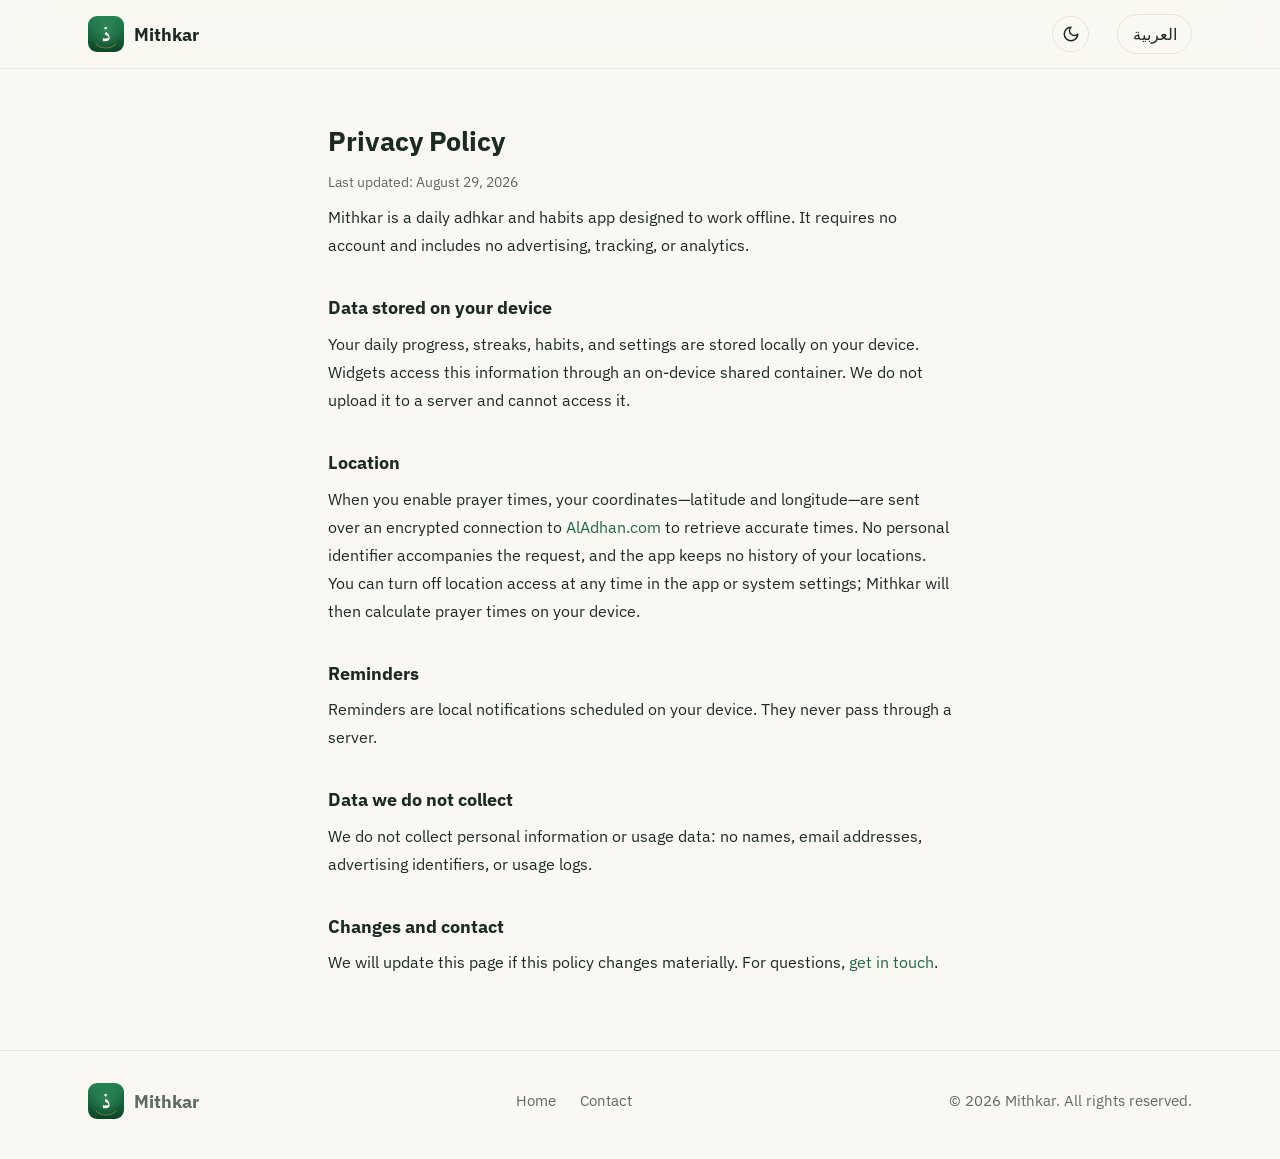
<file: privacy-en.html>
<!DOCTYPE html>
<html lang="en" dir="ltr">
<head>
<meta charset="utf-8">
<meta name="viewport" content="width=device-width, initial-scale=1">
<title>Privacy Policy — Mithkar</title>
<meta name="description" content="Privacy policy for Mithkar, a daily adhkar and habits app.">
<meta name="theme-color" content="#FAF8F2">
<link rel="canonical" href="https://mithkar.ibtihal.dev/privacy-en.html">
<link rel="icon" href="assets/icon.png">
<link rel="preconnect" href="https://fonts.googleapis.com">
<link rel="preconnect" href="https://fonts.gstatic.com" crossorigin>
<link href="https://fonts.googleapis.com/css2?family=IBM+Plex+Sans:wght@400;500;600;700&display=swap" rel="stylesheet">
<script>
(function(){try{var t=localStorage.getItem("mithkar-theme");if(t)document.documentElement.dataset.theme=t}catch(e){}})();
function toggleTheme(){var r=document.documentElement,d=r.dataset.theme?r.dataset.theme==="dark":matchMedia("(prefers-color-scheme: dark)").matches,n=d?"light":"dark";r.dataset.theme=n;try{localStorage.setItem("mithkar-theme",n)}catch(e){}}
</script>
<link rel="stylesheet" href="styles.css?v=20260902.3">
</head>
<body>

<a class="skip-link" href="#main-content">Skip to main content</a>

<header class="site-header">
  <div class="wrap">
    <a class="brand" href="en.html" aria-label="Mithkar — home">
      <img src="assets/icon.png" alt="Mithkar app icon">
      <span class="name-latin">Mithkar</span>
    </a>
    <div class="header-right">
      <div class="header-actions">
        <button class="theme-toggle" type="button" onclick="toggleTheme()" aria-label="Toggle theme" title="Toggle theme"><svg class="icon icon-sm icon-sun" aria-hidden="true" viewBox="0 0 24 24"><circle cx="12" cy="12" r="4"/><path d="M12 2v2"/><path d="M12 20v2"/><path d="m4.93 4.93 1.41 1.41"/><path d="m17.66 17.66 1.41 1.41"/><path d="M2 12h2"/><path d="M20 12h2"/><path d="m6.34 17.66-1.41 1.41"/><path d="m19.07 4.93-1.41 1.41"/></svg><svg class="icon icon-sm icon-moon" aria-hidden="true" viewBox="0 0 24 24"><path d="M12 3a6 6 0 0 0 9 9 9 9 0 1 1-9-9Z"/></svg></button>
        <a href="privacy.html" class="lang">العربية</a>
      </div>
    </div>
  </div>
</header>

<main id="main-content" class="prose wrap">
  <h1>Privacy Policy</h1>
  <p class="muted">Last updated: August 29, 2026</p>

  <p>Mithkar is a daily adhkar and habits app designed to work offline. It requires no account and includes no advertising, tracking, or analytics.</p>

  <h2>Data stored on your device</h2>
  <p>Your daily progress, streaks, habits, and settings are stored locally on your device. Widgets access this information through an on-device shared container. We do not upload it to a server and cannot access it.</p>

  <h2>Location</h2>
  <p>When you enable prayer times, your coordinates—latitude and longitude—are sent over an encrypted connection to <a href="https://aladhan.com">AlAdhan.com</a> to retrieve accurate times. No personal identifier accompanies the request, and the app keeps no history of your locations. You can turn off location access at any time in the app or system settings; Mithkar will then calculate prayer times on your device.</p>

  <h2>Reminders</h2>
  <p>Reminders are local notifications scheduled on your device. They never pass through a server.</p>

  <h2>Data we do not collect</h2>
  <p>We do not collect personal information or usage data: no names, email addresses, advertising identifiers, or usage logs.</p>

  <h2>Changes and contact</h2>
  <p>We will update this page if this policy changes materially. For questions, <a href="contact-en.html">get in touch</a>.</p>
</main>

<footer class="site-footer">
  <div class="wrap">
    <a class="brand" href="en.html" aria-label="Mithkar — home">
      <img src="assets/icon.png" alt="">
      <span class="name-latin">Mithkar</span>
    </a>
    <nav aria-label="Footer navigation">
      <a href="en.html">Home</a>
      <a href="contact-en.html">Contact</a>
    </nav>
    <span>© 2026 Mithkar. All rights reserved.</span>
  </div>
</footer>

</body>
</html>
</file>
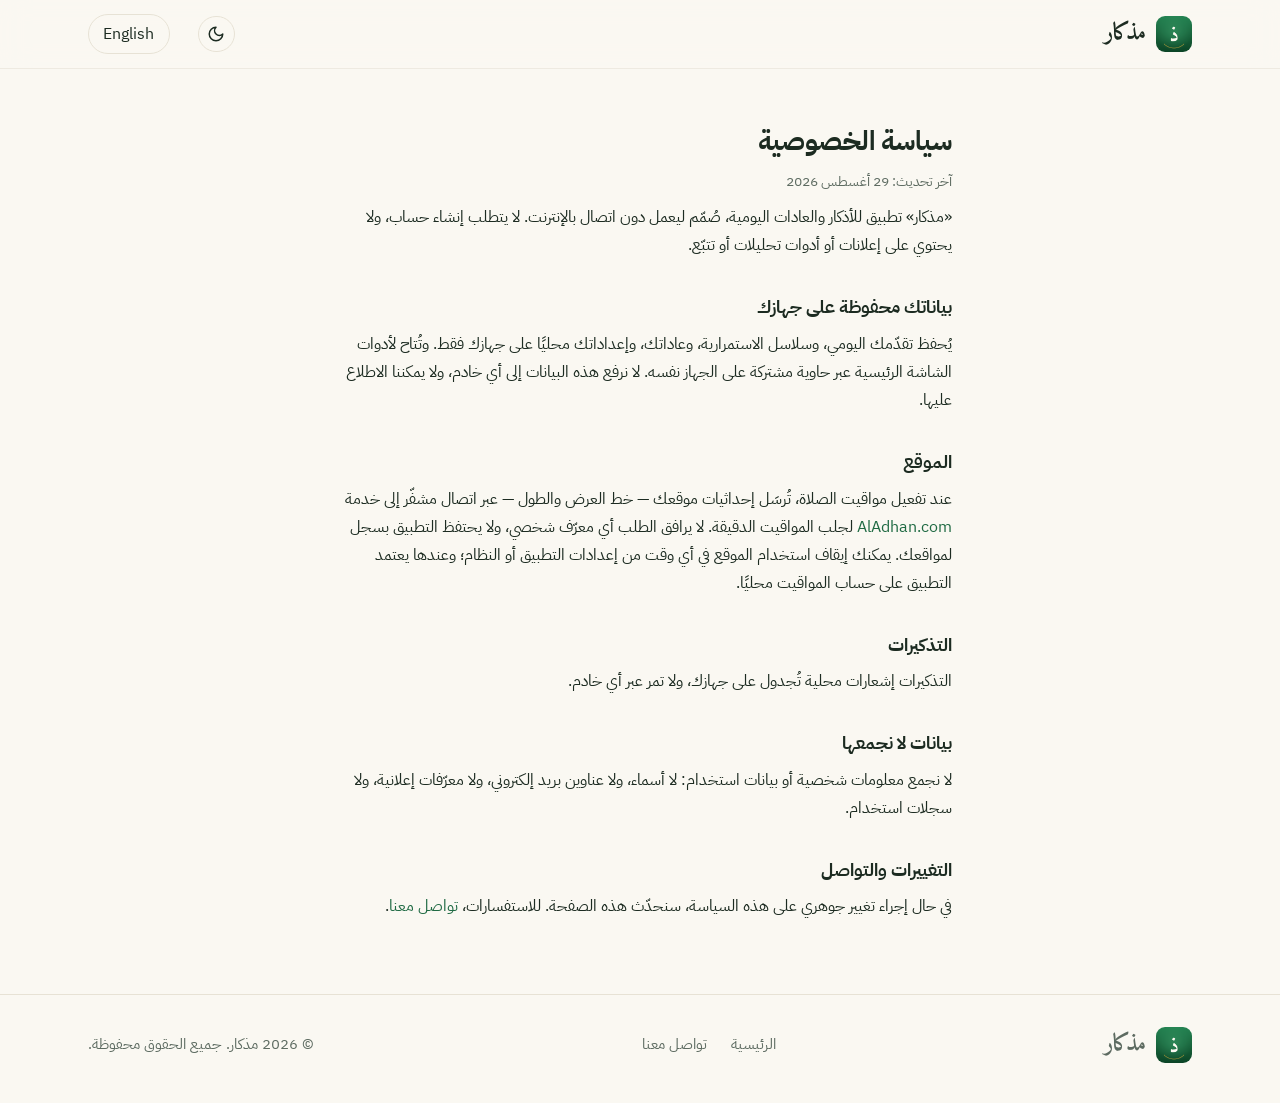
<file: privacy.html>
<!DOCTYPE html>
<html lang="ar" dir="rtl">
<head>
<meta charset="utf-8">
<meta name="viewport" content="width=device-width, initial-scale=1">
<title>سياسة الخصوصية — مذكار | Privacy Policy — Mithkar</title>
<link rel="icon" href="assets/icon.png">
<link rel="preconnect" href="https://fonts.googleapis.com">
<link rel="preconnect" href="https://fonts.gstatic.com" crossorigin>
<link href="https://fonts.googleapis.com/css2?family=IBM+Plex+Sans+Arabic:wght@400;500;600;700&family=Amiri:wght@700&display=swap" rel="stylesheet">
<script>
(function(){try{var t=localStorage.getItem("mithkar-theme");if(t)document.documentElement.dataset.theme=t}catch(e){}})();
function toggleTheme(){var r=document.documentElement,d=r.dataset.theme?r.dataset.theme==="dark":matchMedia("(prefers-color-scheme: dark)").matches,n=d?"light":"dark";r.dataset.theme=n;try{localStorage.setItem("mithkar-theme",n)}catch(e){}}
</script>
<meta name="description" content="سياسة خصوصية تطبيق مذكار للأذكار والعادات اليومية.">
<link rel="canonical" href="https://mithkar.ibtihal.dev/privacy.html">
<link rel="stylesheet" href="styles.css?v=20260902.3">
</head>
<body>

<a class="skip-link" href="#main-content">انتقل إلى المحتوى الرئيسي</a>

<header class="site-header">
  <div class="wrap">
    <a class="brand" href="index.html">
      <img src="assets/icon.png" alt="أيقونة مذكار">
      <span class="name">مذكار</span>
    </a>
    <div class="header-right">
      <div class="header-actions">
        <button class="theme-toggle" type="button" onclick="toggleTheme()" aria-label="تبديل المظهر" title="تبديل المظهر"><svg class="icon icon-sm icon-sun" aria-hidden="true" viewBox="0 0 24 24"><circle cx="12" cy="12" r="4"/><path d="M12 2v2"/><path d="M12 20v2"/><path d="m4.93 4.93 1.41 1.41"/><path d="m17.66 17.66 1.41 1.41"/><path d="M2 12h2"/><path d="M20 12h2"/><path d="m6.34 17.66-1.41 1.41"/><path d="m19.07 4.93-1.41 1.41"/></svg><svg class="icon icon-sm icon-moon" aria-hidden="true" viewBox="0 0 24 24"><path d="M12 3a6 6 0 0 0 9 9 9 9 0 1 1-9-9Z"/></svg></button>
        <a href="privacy-en.html" class="lang">English</a>
      </div>
    </div>
  </div>
</header>

<main id="main-content" class="prose wrap">

<h1>سياسة الخصوصية</h1>
<p class="muted">آخر تحديث: 29 أغسطس 2026</p>

<p>«مذكار» تطبيق للأذكار والعادات اليومية، صُمّم ليعمل دون اتصال بالإنترنت. لا يتطلب إنشاء حساب، ولا يحتوي على إعلانات أو أدوات تحليلات أو تتبّع.</p>

<h2>بياناتك محفوظة على جهازك</h2>
<p>يُحفظ تقدّمك اليومي، وسلاسل الاستمرارية، وعاداتك، وإعداداتك محليًا على جهازك فقط. وتُتاح لأدوات الشاشة الرئيسية عبر حاوية مشتركة على الجهاز نفسه. لا نرفع هذه البيانات إلى أي خادم، ولا يمكننا الاطلاع عليها.</p>

<h2>الموقع</h2>
<p>عند تفعيل مواقيت الصلاة، تُرسَل إحداثيات موقعك — خط العرض والطول — عبر اتصال مشفّر إلى خدمة <a href="https://aladhan.com">AlAdhan.com</a> لجلب المواقيت الدقيقة. لا يرافق الطلب أي معرّف شخصي، ولا يحتفظ التطبيق بسجل لمواقعك. يمكنك إيقاف استخدام الموقع في أي وقت من إعدادات التطبيق أو النظام؛ وعندها يعتمد التطبيق على حساب المواقيت محليًا.</p>

<h2>التذكيرات</h2>
<p>التذكيرات إشعارات محلية تُجدول على جهازك، ولا تمر عبر أي خادم.</p>

<h2>بيانات لا نجمعها</h2>
<p>لا نجمع معلومات شخصية أو بيانات استخدام: لا أسماء، ولا عناوين بريد إلكتروني، ولا معرّفات إعلانية، ولا سجلات استخدام.</p>

<h2>التغييرات والتواصل</h2>
<p>في حال إجراء تغيير جوهري على هذه السياسة، سنحدّث هذه الصفحة. للاستفسارات، <a href="contact.html">تواصل معنا</a>.</p>

</main>

<footer class="site-footer">
  <div class="wrap">
    <a class="brand" href="index.html">
      <img src="assets/icon.png" alt="">
      <span class="name">مذكار</span>
    </a>
    <nav>
      <a href="index.html">الرئيسية</a>
      <a href="contact.html">تواصل معنا</a>
    </nav>
    <span>© 2026 مذكار. جميع الحقوق محفوظة.</span>
  </div>
</footer>

</body>
</html>
</file>
<file: styles.css>
/* Mithkar site — shared styles (RTL & LTR via logical properties) */
:root {
  --bg: #FAF8F2;
  --surface: #FFFFFF;
  --ink: #1C2B21;
  --muted: #5D6B61;
  --line: #E7E2D5;
  --green: #1F6A43;
  --green-deep: #14512F;
  --green-ink: #0E3B22;
  --green-soft: #E9F2EC;
  --gold: #A8770A;
  --gold-soft: #F7EFD9;
  --cta-from: #14512F;
  --cta-to: #2A7A50;
  --cta-text: #F2F7F1;
  --shadow-sm: 0 1px 2px rgb(28 43 33 / .06), 0 4px 12px rgb(28 43 33 / .05);
  --shadow-lg: 0 24px 64px rgb(20 81 47 / .18);
  --r-sm: 12px; --r-md: 16px; --r-lg: 24px;
}
@media (prefers-color-scheme: dark) {
  :root:not([data-theme="light"]) {
    --bg: #12160F;
    --surface: #1A2018;
    --ink: #E9E7DE;
    --muted: #9FA89B;
    --line: #2A322A;
    --green: #7CC59A;
    --green-deep: #5FB183;
    --green-ink: #CBE8D6;
    --green-soft: #1D2B21;
    --gold: #D9A83C;
    --gold-soft: #2A2314;
    --cta-from: #163A27;
    --cta-to: #1E4E34;
    --cta-text: #F1F5EF;
    --shadow-sm: 0 1px 2px rgb(0 0 0 / .3), 0 4px 12px rgb(0 0 0 / .25);
    --shadow-lg: 0 24px 64px rgb(0 0 0 / .5);
  }
}
:root[data-theme="dark"] {
    --bg: #12160F;
    --surface: #1A2018;
    --ink: #E9E7DE;
    --muted: #9FA89B;
    --line: #2A322A;
    --green: #7CC59A;
    --green-deep: #5FB183;
    --green-ink: #CBE8D6;
    --green-soft: #1D2B21;
    --gold: #D9A83C;
    --gold-soft: #2A2314;
    --cta-from: #163A27;
    --cta-to: #1E4E34;
    --cta-text: #F1F5EF;
    --shadow-sm: 0 1px 2px rgb(0 0 0 / .3), 0 4px 12px rgb(0 0 0 / .25);
    --shadow-lg: 0 24px 64px rgb(0 0 0 / .5);
}

* { margin: 0; padding: 0; box-sizing: border-box; }
html { scroll-behavior: smooth; scroll-padding-top: 5.5rem; }
html:focus-within { scroll-behavior: smooth; }
body {
  font-family: "IBM Plex Sans Arabic", "IBM Plex Sans", -apple-system, "Segoe UI", sans-serif;
  background: var(--bg); color: var(--ink);
  line-height: 1.75; font-size: 1rem;
  -webkit-font-smoothing: antialiased;
}
a { color: var(--green); text-decoration: none; }
a:hover { text-decoration: underline; text-underline-offset: .18em; }
a:focus-visible, button:focus-visible { outline: 3px solid var(--gold); outline-offset: 3px; }
img { max-width: 100%; display: block; }
.wrap { max-width: 72rem; margin-inline: auto; padding-inline: 1.5rem; }
.skip-link { position: fixed; inset-inline-start: 1rem; top: .75rem; z-index: 100; padding: .55rem 1rem; border-radius: .6rem; background: var(--ink); color: var(--bg); transform: translateY(-160%); }
.skip-link:focus { transform: translateY(0); }

.icon { width: 24px; height: 24px; stroke: currentColor; fill: none;
        stroke-width: 2; stroke-linecap: round; stroke-linejoin: round; flex: none; }
.icon-sm { width: 18px; height: 18px; }

/* ---------- header ---------- */
.site-header {
  position: sticky; top: 0; z-index: 20;
  border-bottom: 1px solid color-mix(in srgb, var(--line) 60%, transparent);
}
/* The frosted backdrop lives on a pseudo-element: backdrop-filter on the header
   itself would make it the containing block for the fixed-position nav drawer. */
.site-header::before {
  content: ""; position: absolute; inset: 0; z-index: -1;
  background: color-mix(in srgb, var(--bg) 82%, transparent);
  -webkit-backdrop-filter: blur(14px); backdrop-filter: blur(14px);
}
.site-header .wrap { display: flex; align-items: center; justify-content: space-between; height: 4.25rem; }
.brand { display: flex; align-items: center; gap: .65rem; color: var(--ink); }
.brand img { width: 36px; height: 36px; border-radius: 9px; }
.brand .name { font-family: "Amiri", serif; font-weight: 700; font-size: 1.45rem; line-height: 1; }
.brand .name-latin { font-weight: 700; font-size: 1.15rem; }
.header-right, .header-actions { display: flex; align-items: center; gap: 1.75rem; }
.nav { display: flex; align-items: center; gap: 1.75rem; font-size: .95rem; font-weight: 500; }
.nav a { color: var(--muted); transition: color .15s; }
.nav a:hover { color: var(--ink); }
.lang {
  border: 1px solid var(--line); border-radius: 999px;
  padding: .3rem .9rem; color: var(--ink);
}
.lang:hover { border-color: var(--green); color: var(--green); }
.theme-toggle {
  width: 2.3rem; height: 2.3rem; border-radius: 999px;
  border: 1px solid var(--line); background: transparent; color: var(--ink);
  display: grid; place-items: center; cursor: pointer; padding: 0;
}
.theme-toggle:hover { border-color: var(--green); color: var(--green); }
.theme-toggle .icon-sun { display: none; }
.theme-toggle .icon-moon { display: block; }
@media (prefers-color-scheme: dark) {
  :root:not([data-theme="light"]) .theme-toggle .icon-sun { display: block; }
  :root:not([data-theme="light"]) .theme-toggle .icon-moon { display: none; }
}
:root[data-theme="dark"] .theme-toggle .icon-sun { display: block; }
:root[data-theme="dark"] .theme-toggle .icon-moon { display: none; }

/* ---------- buttons ---------- */
.btn-store {
  display: inline-flex; align-items: center; gap: .7rem;
  background: var(--ink); color: var(--bg);
  padding: .78rem 1.5rem; border-radius: 14px;
  font-weight: 600; font-size: 1.02rem; line-height: 1.2;
}
.btn-store svg { width: 22px; height: 22px; fill: currentColor; }
.btn-store .two-line { display: flex; flex-direction: column; align-items: flex-start; }
.btn-store .two-line small { font-size: .68rem; font-weight: 400; opacity: .8; }
.btn-store { transition: transform .15s ease, box-shadow .15s ease, opacity .15s ease; }
.btn-store:hover { opacity: .92; transform: translateY(-1px); box-shadow: 0 8px 20px rgb(0 0 0 / .16); }
.btn-store:active { transform: translateY(0); box-shadow: none; }
/* on the dark closing band the ink/bg pair inverts */
.btn-store-invert { background: var(--cta-text); color: var(--cta-from); }
.btn-store-invert:hover { box-shadow: 0 8px 20px rgb(0 0 0 / .24); }

/* ---------- hero ---------- */
.hero { position: relative; overflow: clip; }
.hero::before {
  content: ""; position: absolute; inset: 0; z-index: -1;
  background:
    radial-gradient(42rem 30rem at 85% -10%, color-mix(in srgb, var(--green) 14%, transparent), transparent 70%),
    radial-gradient(30rem 24rem at 0% 110%, color-mix(in srgb, var(--gold) 10%, transparent), transparent 70%);
}
.hero .wrap {
  display: grid; grid-template-columns: 1.05fr .95fr; gap: 4rem;
  align-items: center; padding-block: 4.5rem 5.5rem;
}
.eyebrow-pill {
  display: inline-flex; align-items: center; gap: .5rem;
  background: var(--green-soft); color: var(--green);
  border: 1px solid color-mix(in srgb, var(--green) 25%, transparent);
  border-radius: 999px; padding: .35rem 1rem;
  font-size: .85rem; font-weight: 600; margin-bottom: 1.4rem;
}
.hero h1 {
  font-size: clamp(2.2rem, 4.5vw, 3.3rem); line-height: 1.35;
  font-weight: 700; letter-spacing: -.01em;
}
.hero h1 .accent { color: var(--green); }
.hero .lede {
  color: var(--muted); font-size: 1.13rem; max-width: 34rem;
  margin-block: 1.25rem 2rem;
}
.cta-row { display: flex; align-items: center; gap: 1rem; flex-wrap: wrap; }
.trust-row {
  display: flex; gap: 1.75rem; flex-wrap: wrap;
  margin-top: 2.5rem; color: var(--muted); font-size: .92rem; font-weight: 500;
}
.trust-row span { display: inline-flex; align-items: center; gap: .5rem; }
.trust-row .icon-sm { color: var(--green); }

.hero-device { justify-self: center; position: relative; }
.hero-device::before {
  content: ""; position: absolute; inset: 8% -12%; z-index: -1; border-radius: 50%;
  background: radial-gradient(closest-side, color-mix(in srgb, var(--green) 20%, transparent), transparent);
}
.device {
  background: #10140F; padding: 11px; border-radius: 48px;
  box-shadow: var(--shadow-lg), inset 0 0 0 1.5px rgb(255 255 255 / .09), 0 0 0 1px rgb(0 0 0 / .24);
  width: min(320px, 78vw);
}
.device img {
  display: block; width: 100%; height: auto !important;
  aspect-ratio: 736 / 1600; object-fit: contain;
  border-radius: 38px;
}

/* ---------- sections ---------- */
.section { padding-block: 4.5rem; }
.section.tinted { background: color-mix(in srgb, var(--surface) 55%, var(--bg));
                  border-block: 1px solid color-mix(in srgb, var(--line) 55%, transparent); }
.section-head { text-align: center; max-width: 38rem; margin: 0 auto 3rem; }
.section-head .eyebrow {
  color: var(--gold); font-weight: 700; font-size: .85rem;
  letter-spacing: .06em; text-transform: uppercase;
}
.section-head h2 { font-size: clamp(1.6rem, 3vw, 2.1rem); margin-block: .5rem .75rem; }
.section-head p { color: var(--muted); }

/* features */
.features { display: grid; grid-template-columns: repeat(3, 1fr); gap: 1.25rem; }
.card {
  background: var(--surface); border: 1px solid var(--line);
  border-radius: var(--r-lg); padding: 1.75rem;
  box-shadow: var(--shadow-sm);
  transition: transform .2s, box-shadow .2s;
}
@media (hover: hover) {
  .card:hover { transform: translateY(-3px); box-shadow: 0 8px 28px rgb(28 43 33 / .1); }
}
.icon-tile {
  width: 46px; height: 46px; border-radius: 13px;
  display: grid; place-items: center; margin-bottom: 1rem;
  background: var(--green-soft); color: var(--green);
}
.icon-tile.gold { background: var(--gold-soft); color: var(--gold); }
.card h3 { font-size: 1.08rem; margin-bottom: .4rem; }
.card p { color: var(--muted); font-size: .95rem; }

/* screens */
.screens { display: flex; justify-content: center; gap: 2.25rem; flex-wrap: wrap; }
.screen { text-align: center; }
.screen .device { width: min(250px, 70vw); padding: 8px; border-radius: 38px; }
.screen .device img { border-radius: 30px; }
.screen figcaption { margin-top: 1rem; color: var(--muted); font-size: .95rem; font-weight: 500; }

/* privacy */
.privacy-section { padding-block: 5rem 4rem; }
.section-head-compact { margin-bottom: 2.25rem; }
.privacy-grid {
  display: grid; grid-template-columns: 1fr 1fr; gap: 3.5rem; align-items: center;
  background: var(--surface); border: 1px solid var(--line);
  border-radius: var(--r-lg); padding: 3rem; box-shadow: var(--shadow-sm);
}
.privacy-grid h2 { font-size: 1.6rem; margin-block: .75rem .75rem; }
.privacy-grid > div > p { color: var(--muted); margin-bottom: 1.25rem; }
.check-list { list-style: none; display: grid; gap: .9rem; }
.check-list li { display: flex; align-items: flex-start; gap: .75rem; font-weight: 500; }
.check-list .icon-sm { color: var(--green); margin-top: .3rem; }
.badge-lock {
  width: 46px; height: 46px; border-radius: 13px;
  display: grid; place-items: center;
  background: var(--green-soft); color: var(--green);
}

/* closing call to action */
.final-cta-section {
  padding-block: 4rem;
  background: linear-gradient(180deg, transparent, color-mix(in srgb, var(--green-soft) 42%, transparent));
  border-top: 1px solid color-mix(in srgb, var(--line) 65%, transparent);
}
.cta-band {
  position: relative; overflow: hidden; isolation: isolate;
  background: linear-gradient(135deg, var(--cta-from), var(--cta-to) 130%);
  border: 1px solid color-mix(in srgb, var(--cta-text) 12%, transparent);
  box-shadow: 0 12px 32px rgb(0 0 0 / .12);
  border-radius: var(--r-lg); padding: 4.25rem 2rem; text-align: center; color: var(--cta-text);
}
.cta-band::before {
  content: ""; position: absolute; z-index: -1; inset: -60% 18% auto;
  width: 64%; aspect-ratio: 1; border-radius: 50%;
  background: radial-gradient(circle, rgb(255 255 255 / .15), transparent 68%);
}
.cta-kicker {
  display: inline-flex; align-items: center; min-height: 2rem; padding-inline: .8rem;
  border: 1px solid rgb(255 255 255 / .2); border-radius: 999px;
  color: #F8E3A6; background: rgb(0 0 0 / .1); font-size: .82rem; font-weight: 700;
}
.cta-band h2 { font-size: clamp(1.7rem, 3vw, 2.25rem); margin: .85rem 0 .65rem; }
.cta-band p { opacity: .84; max-width: 34rem; margin: 0 auto; }
.cta-band .btn-store { display: flex; width: max-content; margin: 2rem auto 1.75rem; }
.cta-availability { display: inline-flex; align-items: center; gap: .5rem; font-size: .9rem; font-weight: 600; color: rgb(255 255 255 / .8); }
.cta-availability > span { width: .5rem; height: .5rem; border-radius: 50%; background: #A7DEB9; box-shadow: 0 0 0 4px rgb(167 222 185 / .14); }

/* footer */
.site-footer { border-top: 1px solid var(--line); margin-top: 0; }
.prose + .site-footer { margin-top: 3rem; }
.site-footer .wrap {
  display: flex; align-items: center; justify-content: space-between;
  flex-wrap: wrap; gap: 1rem; padding-block: 2rem 2.5rem;
  color: var(--muted); font-size: .92rem;
}
.site-footer nav { display: flex; flex-wrap: wrap; justify-content: center; gap: 1.5rem; }
.site-footer nav a { white-space: nowrap; }
.site-footer a { color: var(--muted); }
.site-footer a:hover { color: var(--green); }

/* prose (privacy page) */
.prose { max-width: 42rem; margin-inline: auto; padding-block: 3rem 1rem; }
.prose h1 { font-size: 1.7rem; margin-bottom: .25rem; }
.prose h2 { font-size: 1.15rem; margin-top: 2rem; margin-bottom: .4rem; }
.prose p { margin-bottom: .6rem; }
.prose .muted { color: var(--muted); font-size: .9rem; }
.prose .divider { border: 0; border-top: 1px solid var(--line); margin-block: 3rem; }

/* contact page */
.contact-card { text-align: center; margin-block: 1.5rem 2.5rem; }
.contact-card .icon-tile { margin-inline: auto; }
.contact-email {
  display: flex; align-items: center; justify-content: center;
  gap: .75rem; flex-wrap: wrap; margin-block: .85rem 1.4rem;
}
.contact-email span {
  background: var(--green-soft); color: var(--green-ink);
  border: 1px solid color-mix(in srgb, var(--green) 25%, transparent);
  border-radius: var(--r-sm); padding: .55rem 1.1rem;
  font-weight: 600; unicode-bidi: isolate; user-select: all;
}
.btn-mail {
  border: 1px solid var(--line); background: transparent; color: var(--ink);
  border-radius: var(--r-sm); padding: .55rem 1.2rem;
  font: inherit; font-weight: 600;
}
.btn-mail:hover { border-color: var(--green); color: var(--green); text-decoration: none; }
.plain-list { margin-block: .5rem 0; padding-inline-start: 1.25rem; color: var(--muted); }

@media (max-width: 56rem) {
  .hero .wrap { grid-template-columns: 1fr; text-align: center; gap: 3rem; padding-block: 3rem 4rem; }
  .hero .lede { margin-inline: auto; }
  .cta-row, .trust-row { justify-content: center; }
  .features { grid-template-columns: 1fr 1fr; }
  .privacy-grid { grid-template-columns: 1fr; padding: 2rem; gap: 2rem; }
}
@media (max-width: 38rem) {
  .features { grid-template-columns: 1fr; }
  .nav { gap: 1rem; }
  .nav .hide-mobile { display: none; }
  .site-header .wrap { height: 4rem; padding-inline: 1rem; }
  .brand img { width: 32px; height: 32px; }
  .lang { padding-inline: .7rem; }
  .section { padding-block: 3.5rem; }
  .privacy-grid { padding: 1.5rem; }
  .privacy-section { padding-block: 3.5rem; }
  .final-cta-section { padding-block: 3rem; }
  .cta-band { padding: 3.25rem 1.25rem; }
  .site-footer .wrap { justify-content: center; text-align: center; }
}

/* mobile drawer navigation */
.nav-toggle, .nav-close {
  display: none;
  width: 2.3rem; height: 2.3rem; border-radius: 999px;
  border: 1px solid var(--line); background: transparent; color: var(--ink);
  place-items: center; cursor: pointer; padding: 0;
}
.nav-toggle:hover, .nav-close:hover { border-color: var(--green); color: var(--green); }
.nav-scrim {
  position: fixed; inset: 0; z-index: 25;
  background: rgb(0 0 0 / .45);
}
.nav-scrim[hidden] { display: none; }
.lang-drawer { display: none; }

@media (max-width: 48rem) {
  .nav-toggle { display: grid; }
  .header-right, .header-actions { gap: .7rem; }
  .nav {
    position: fixed; inset-block: 0; inset-inline-end: 0; z-index: 30;
    width: min(80vw, 17rem);
    flex-direction: column; align-items: flex-start;
    gap: 1.5rem; font-size: 1rem;
    padding: 1.15rem 1.75rem 2rem;
    background: var(--bg);
    border-inline-start: 1px solid var(--line);
    box-shadow: var(--shadow-lg);
    transform: translateX(100%);
    transition: transform .25s ease;
    overflow-y: auto;
  }
  [dir="rtl"] .nav { transform: translateX(-100%); }
  .nav.open, [dir="rtl"] .nav.open { transform: translateX(0); }
  .nav .hide-mobile { display: block; }
  .nav-close { display: grid; align-self: flex-start; margin-bottom: .5rem; }
  /* Pages with a drawer move the language switch into it, set apart by colour
     rather than a border; pages without one keep the pill in the top bar. */
  .lang-drawer { display: inline-flex; }
  .nav .lang-drawer { color: var(--green); }
  .nav .lang-drawer:hover { color: var(--green-deep); }
  .has-drawer .header-actions .lang { display: none; }
}

@media (prefers-reduced-motion: reduce) {
  html, html:focus-within { scroll-behavior: auto; }
  *, *::before, *::after { transition-duration: .01ms !important; animation-duration: .01ms !important; animation-iteration-count: 1 !important; }
}
</file>
